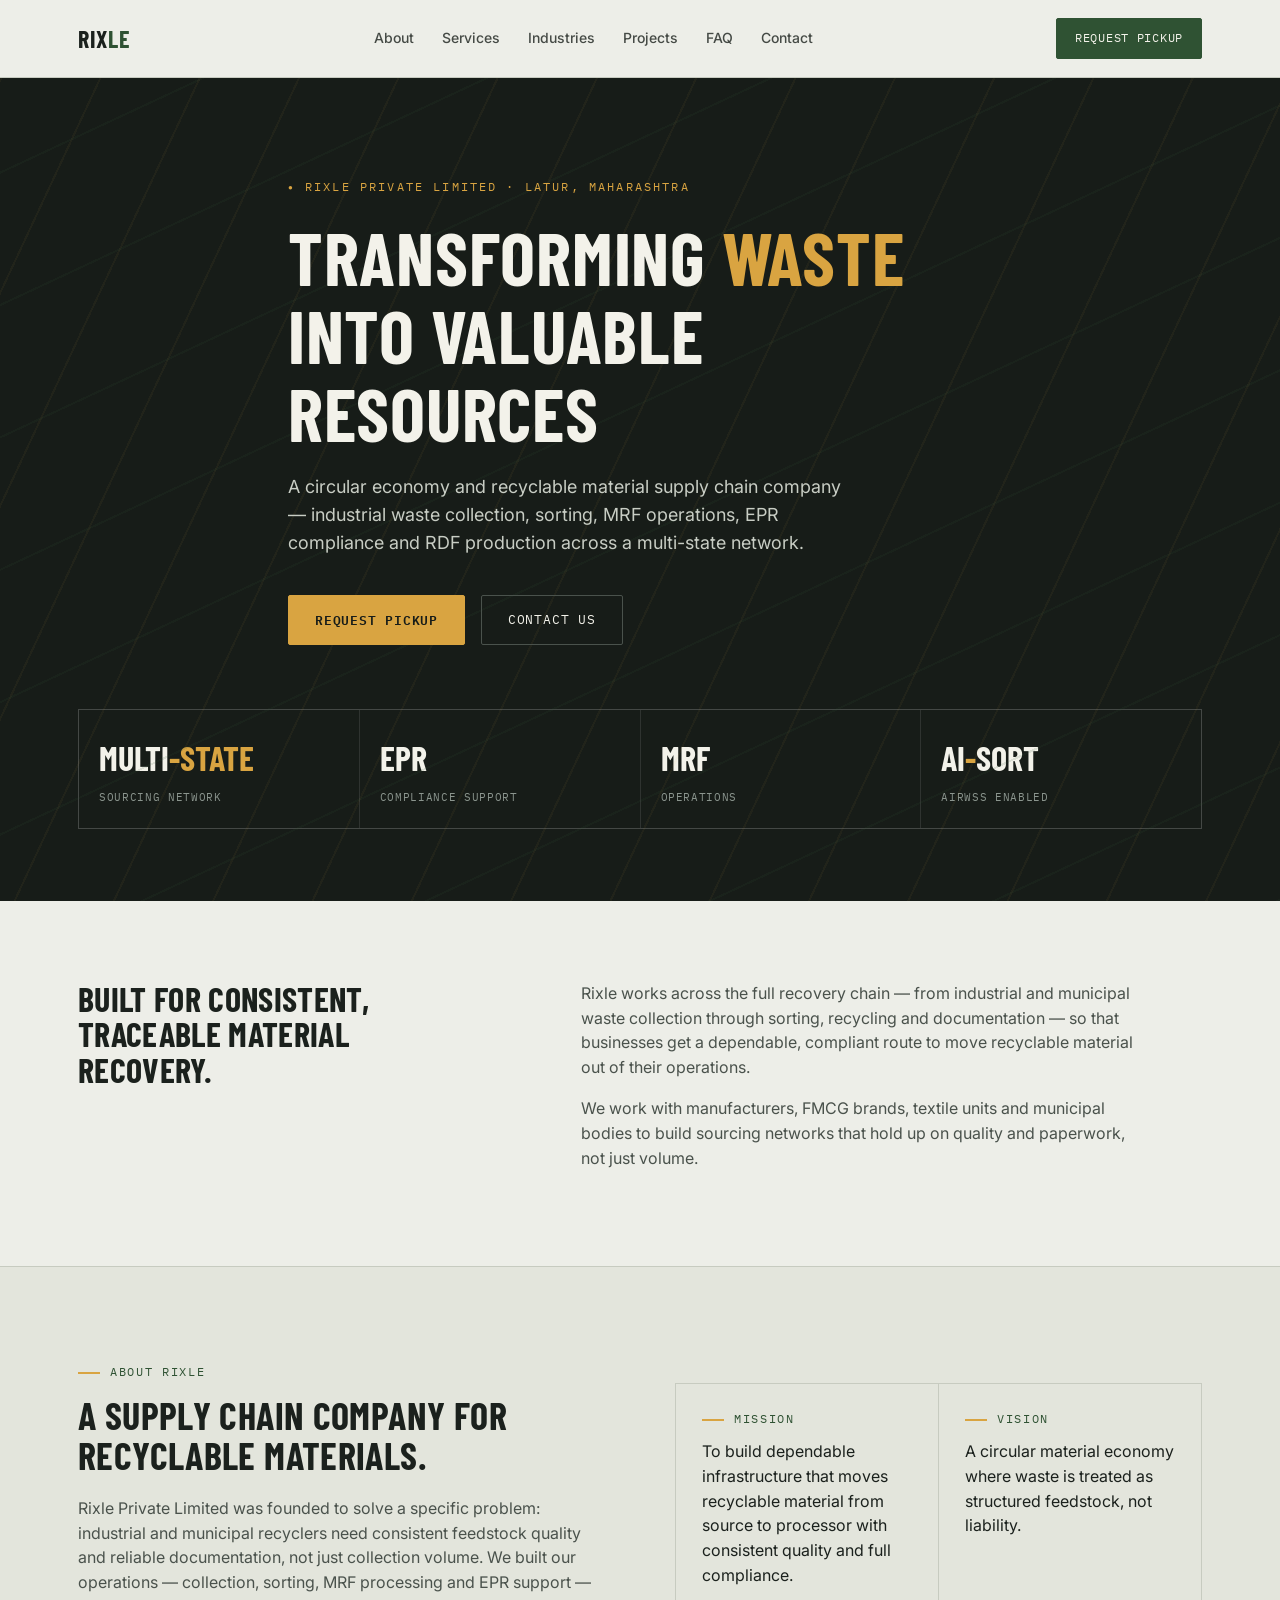
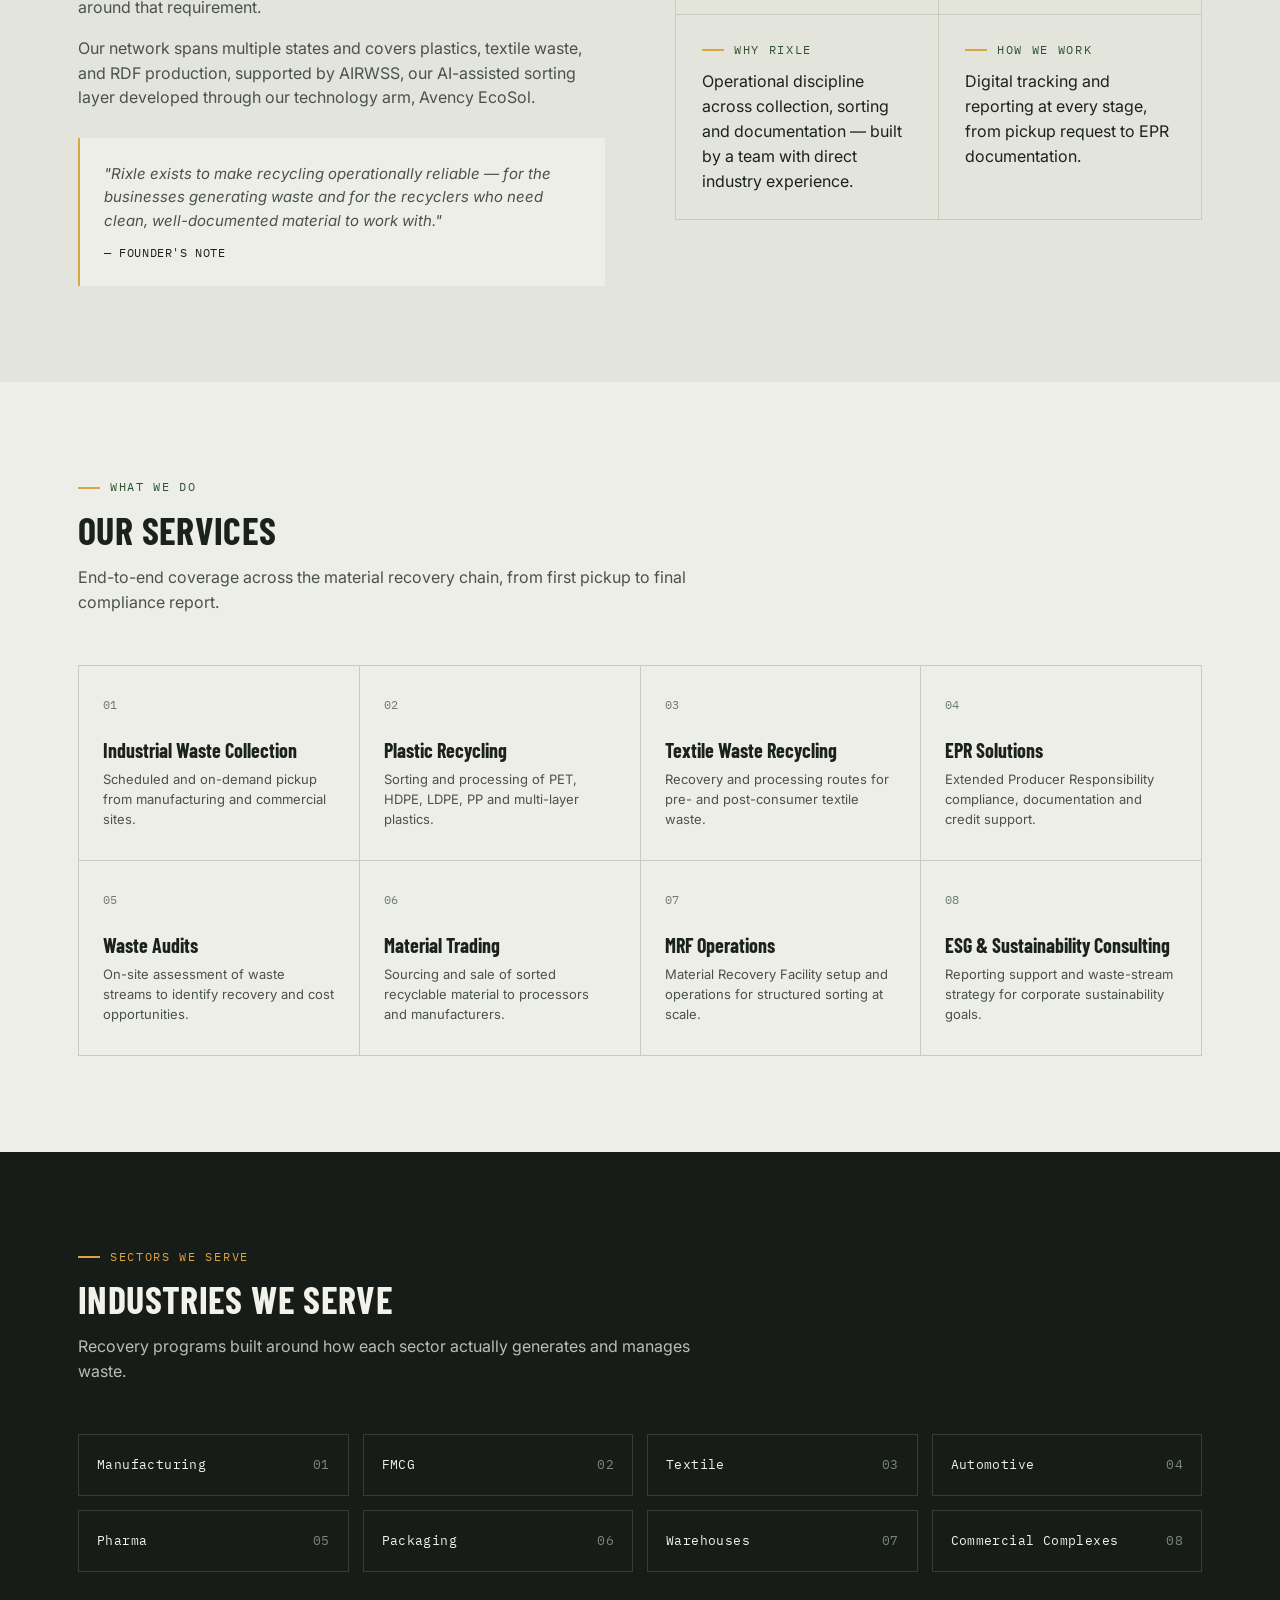
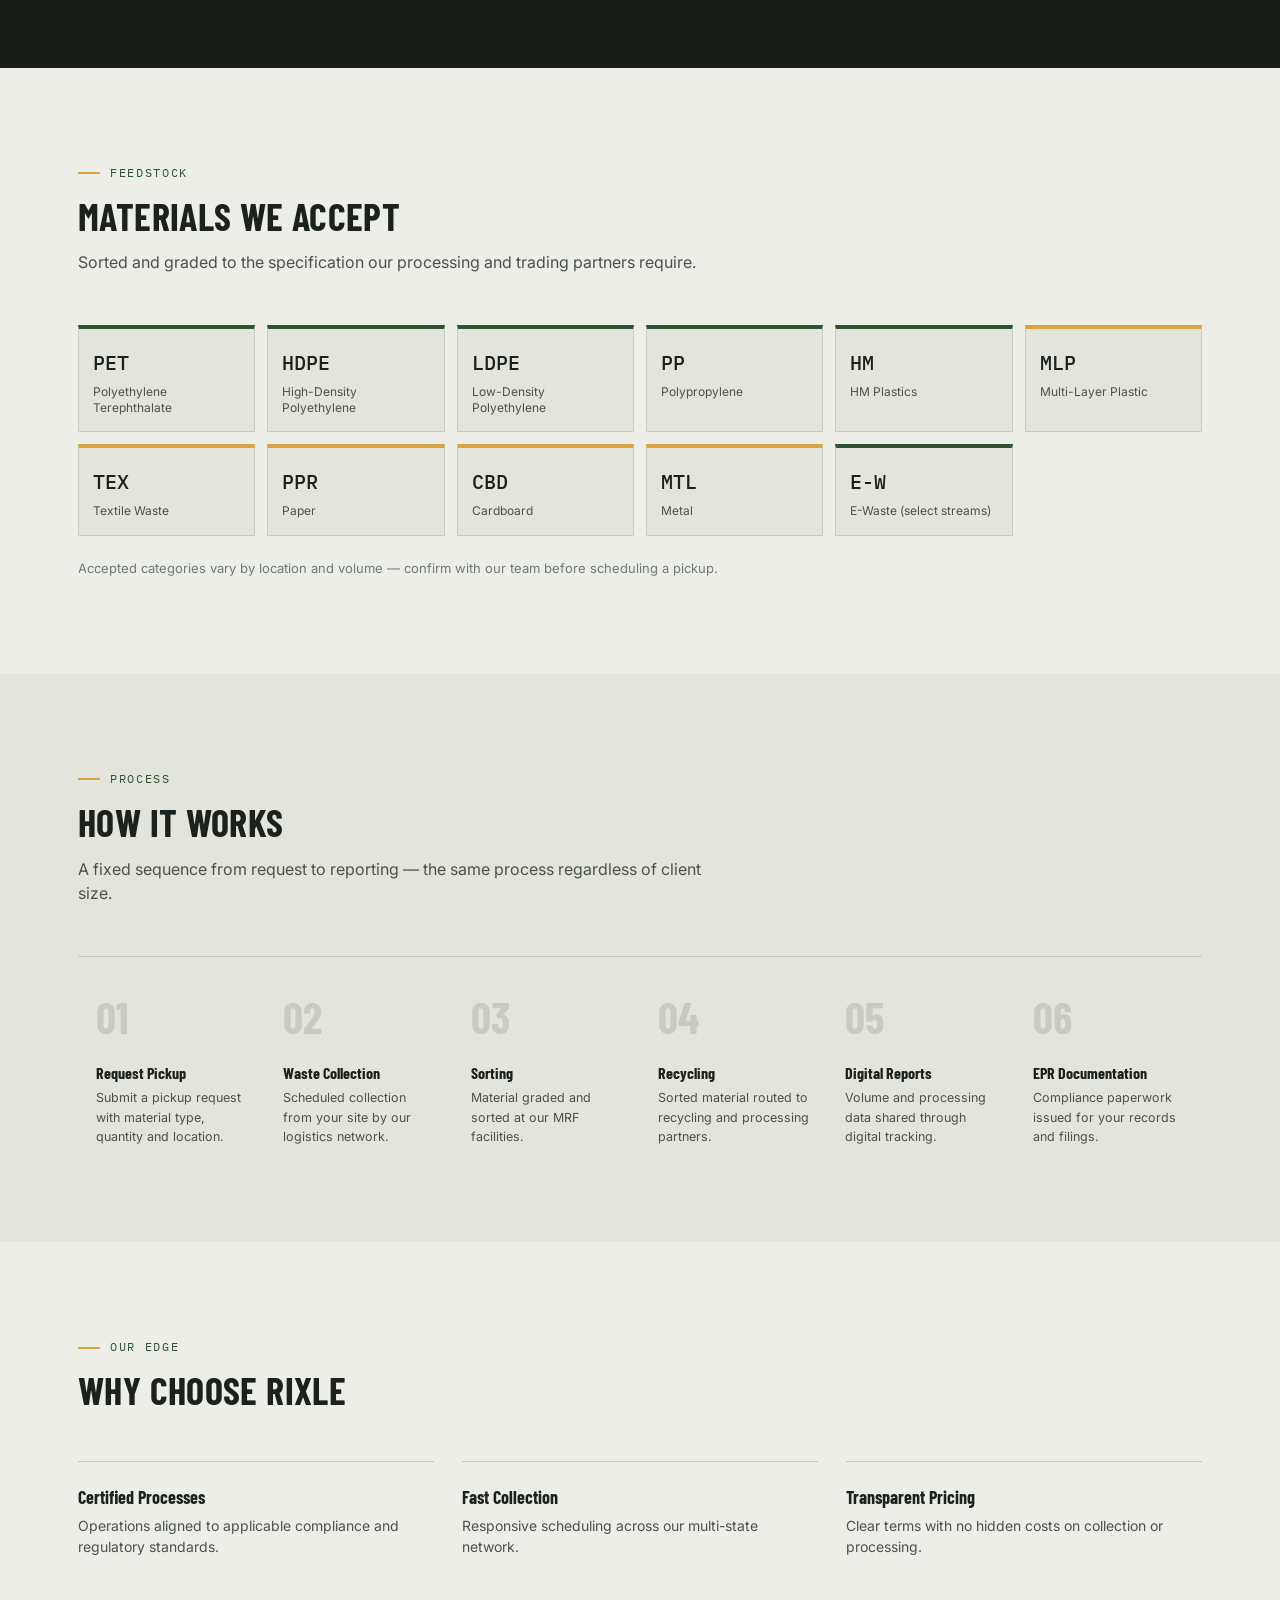
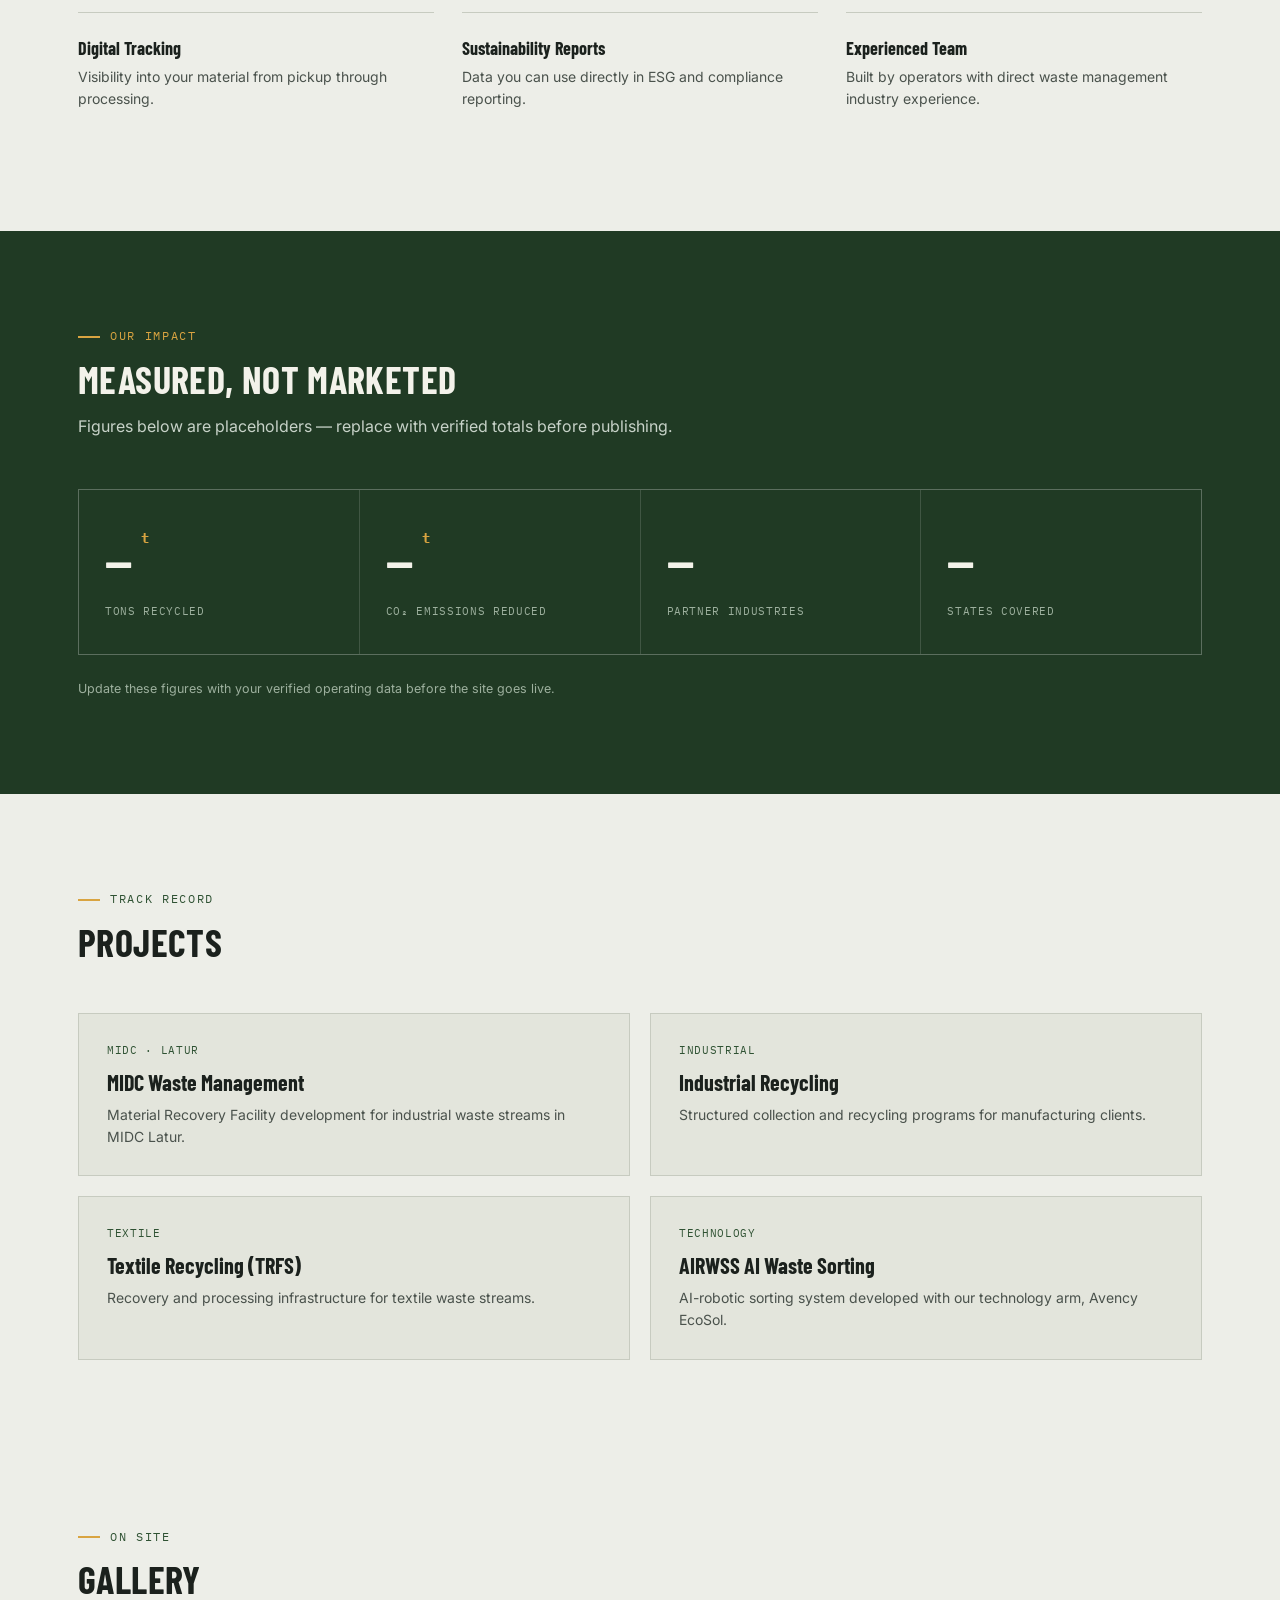
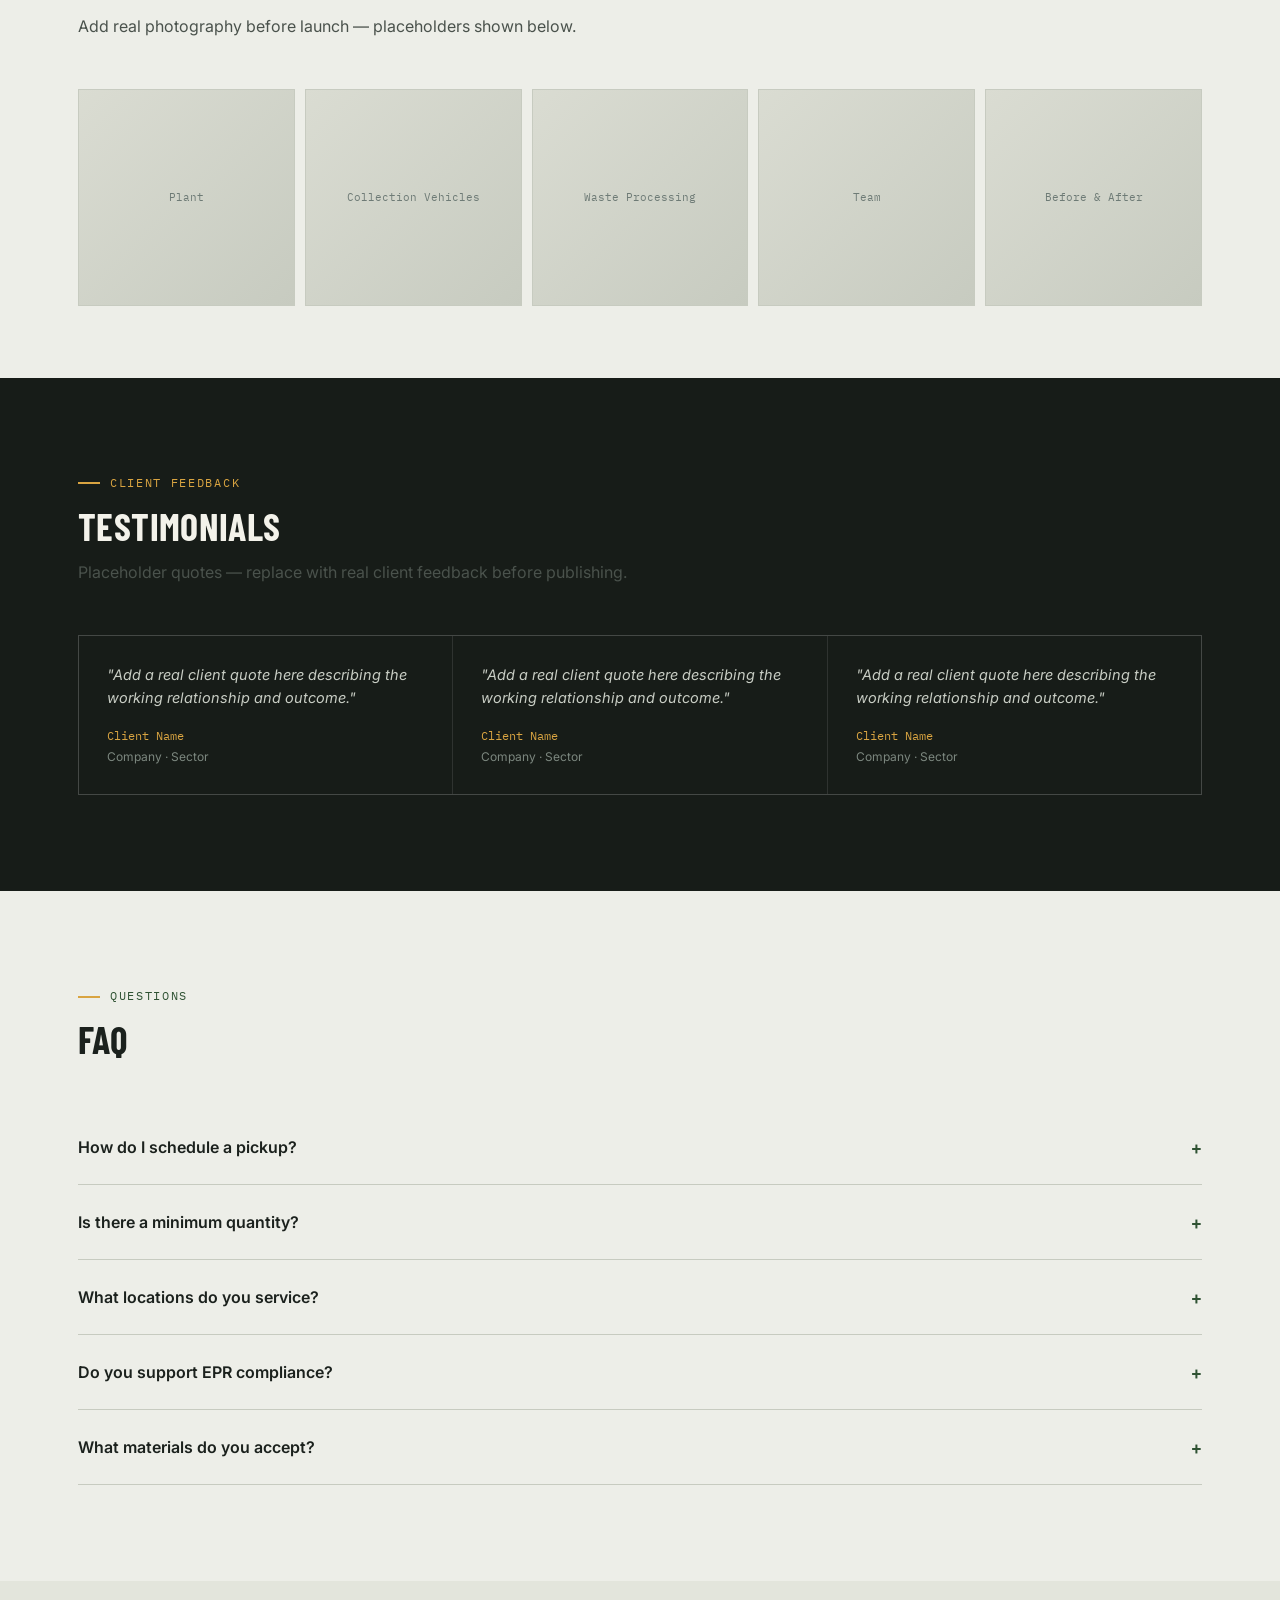
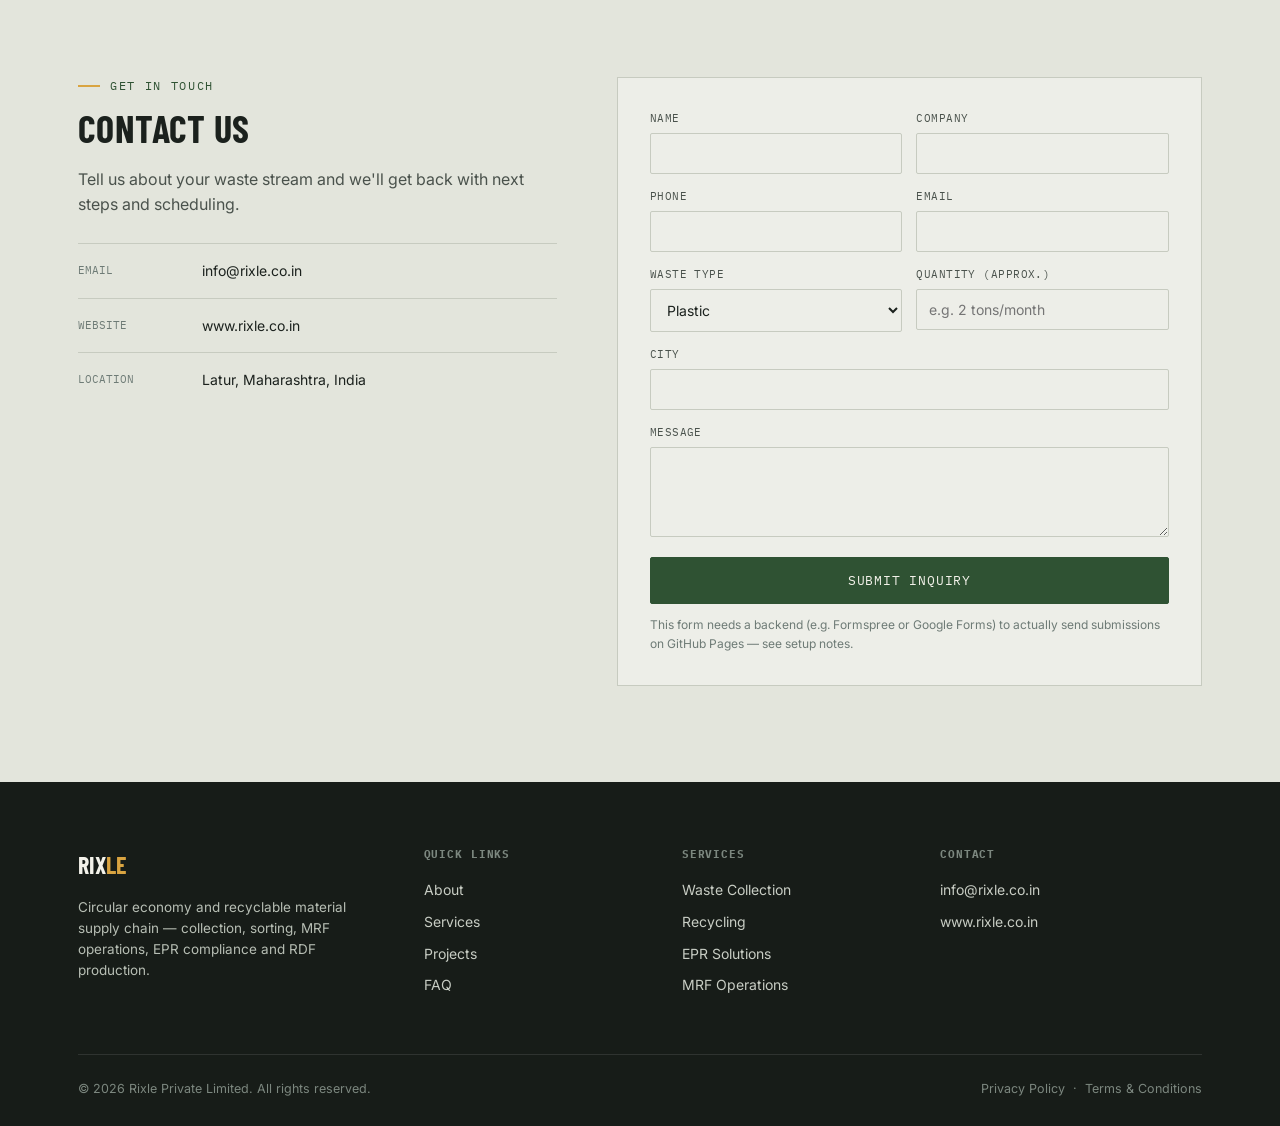
<file: index (1).html>
<!DOCTYPE html>
<html lang="en">
<head>
<meta charset="UTF-8">
<meta name="viewport" content="width=device-width, initial-scale=1.0">
<title>Rixle | Circular Economy &amp; Recyclable Material Supply Chain</title>
<meta name="description" content="Rixle Private Limited — industrial waste collection, plastic &amp; textile recycling, EPR solutions, MRF operations and ESG consulting.">
<link rel="preconnect" href="https://fonts.googleapis.com">
<link rel="preconnect" href="https://fonts.gstatic.com" crossorigin>
<link href="https://fonts.googleapis.com/css2?family=Barlow+Condensed:wght@500;600;700&family=Inter:wght@400;500;600;700&family=IBM+Plex+Mono:wght@400;500&display=swap" rel="stylesheet">
<style>
  :root{
    --bg:#EDEEE8;
    --bg-panel:#E3E5DC;
    --ink:#1B211D;
    --ink-soft:#4A524C;
    --steel:#6E7B76;
    --line:#C7CBC0;
    --dark:#171C18;
    --dark-panel:#1F251F;
    --light:#F3F2EA;
    --green:#2F5233;
    --green-deep:#203A24;
    --amber:#D9A441;
    --amber-deep:#B9852B;
    --radius:2px;
  }
  *{box-sizing:border-box; margin:0; padding:0;}
  html{scroll-behavior:smooth;}
  body{
    background:var(--bg);
    color:var(--ink);
    font-family:'Inter',sans-serif;
    line-height:1.55;
    -webkit-font-smoothing:antialiased;
  }
  h1,h2,h3,h4{
    font-family:'Barlow Condensed',sans-serif;
    font-weight:700;
    text-transform:uppercase;
    letter-spacing:0.01em;
    line-height:1.05;
    color:var(--ink);
  }
  .mono{font-family:'IBM Plex Mono',monospace;}
  a{color:inherit; text-decoration:none;}
  img{max-width:100%; display:block;}
  .wrap{max-width:1180px; margin:0 auto; padding:0 28px;}
  .eyebrow{
    font-family:'IBM Plex Mono',monospace;
    font-size:12px;
    letter-spacing:0.14em;
    text-transform:uppercase;
    color:var(--green);
    display:flex; align-items:center; gap:10px;
    margin-bottom:14px;
  }
  .eyebrow::before{content:""; width:22px; height:2px; background:var(--amber); display:inline-block;}
  section{padding:96px 0;}
  section.tight{padding:72px 0;}
  .btn{
    display:inline-flex; align-items:center; gap:10px;
    font-family:'IBM Plex Mono',monospace;
    font-size:13px; letter-spacing:0.06em; text-transform:uppercase;
    padding:14px 26px;
    border:1px solid var(--ink);
    border-radius:var(--radius);
    transition:background .15s ease, color .15s ease, border-color .15s ease;
    cursor:pointer;
    background:none;
  }
  .btn-fill{background:var(--green); color:var(--light); border-color:var(--green);}
  .btn-fill:hover{background:var(--green-deep); border-color:var(--green-deep);}
  .btn-line{border-color:var(--ink); color:var(--ink);}
  .btn-line:hover{background:var(--ink); color:var(--light);}
  .btn-amber{background:var(--amber); color:var(--dark); border-color:var(--amber); font-weight:600;}
  .btn-amber:hover{background:var(--amber-deep); border-color:var(--amber-deep);}

  /* HEADER */
  header{
    position:sticky; top:0; z-index:50;
    background:rgba(237,238,232,0.92);
    backdrop-filter:blur(6px);
    border-bottom:1px solid var(--line);
  }
  .nav{display:flex; align-items:center; justify-content:space-between; padding:18px 28px; max-width:1180px; margin:0 auto;}
  .logo{font-family:'Barlow Condensed',sans-serif; font-weight:700; font-size:24px; letter-spacing:0.03em;}
  .logo span{color:var(--green);}
  .navlinks{display:flex; gap:28px; font-size:14px; font-weight:500;}
  .navlinks a{opacity:0.8;}
  .navlinks a:hover{opacity:1; color:var(--green);}
  .navcta{display:flex; gap:12px;}
  .navcta .btn{padding:10px 18px; font-size:12px;}
  .menu-toggle{display:none; flex-direction:column; gap:5px; cursor:pointer; background:none; border:none;}
  .menu-toggle span{width:22px; height:2px; background:var(--ink);}

  /* HERO */
  .hero{
    background:var(--dark);
    color:var(--light);
    position:relative;
    overflow:hidden;
    padding:120px 0 90px;
  }
  .hero::before{
    content:"";
    position:absolute; inset:0;
    background:
      repeating-linear-gradient(115deg, rgba(217,164,65,0.05) 0 2px, transparent 2px 90px),
      repeating-linear-gradient(-25deg, rgba(47,82,51,0.12) 0 2px, transparent 2px 120px);
    pointer-events:none;
  }
  .hero-inner{position:relative; z-index:1; max-width:760px;}
  .hero-tag{
    font-family:'IBM Plex Mono',monospace; font-size:12px; letter-spacing:0.18em;
    text-transform:uppercase; color:var(--amber); margin-bottom:22px; display:flex; align-items:center; gap:10px;
  }
  .hero-tag::before{content:"●"; font-size:8px;}
  .hero h1{font-size:clamp(40px,7vw,74px); color:var(--light); margin-bottom:22px;}
  .hero h1 em{font-style:normal; color:var(--amber);}
  .hero p{font-size:18px; color:#C8CDC4; max-width:560px; margin-bottom:38px;}
  .hero-actions{display:flex; gap:16px; flex-wrap:wrap; margin-bottom:64px;}
  .hero-actions .btn-line{border-color:#4A524C; color:var(--light);}
  .hero-actions .btn-line:hover{background:var(--light); color:var(--dark);}

  .hero-stats{
    display:grid; grid-template-columns:repeat(4,1fr); gap:1px;
    background:rgba(255,255,255,0.1);
    border:1px solid rgba(255,255,255,0.1);
  }
  .stat{background:var(--dark); padding:22px 20px;}
  .stat .num{font-family:'Barlow Condensed',sans-serif; font-size:34px; font-weight:700; color:var(--light);}
  .stat .num span{color:var(--amber);}
  .stat .label{font-family:'IBM Plex Mono',monospace; font-size:11px; letter-spacing:0.06em; text-transform:uppercase; color:#8B958E; margin-top:4px;}

  /* INTRO STRIP */
  .intro{padding:80px 0; border-bottom:1px solid var(--line);}
  .intro-grid{display:grid; grid-template-columns:1fr 1.4fr; gap:60px; align-items:start;}
  .intro h2{font-size:34px; max-width:340px;}
  .intro-copy p{color:var(--ink-soft); font-size:16px; margin-bottom:16px; max-width:560px;}

  /* ABOUT */
  .about{background:var(--bg-panel);}
  .about-grid{display:grid; grid-template-columns:1fr 1fr; gap:70px;}
  .about h2{font-size:38px; margin-bottom:20px;}
  .about-copy p{color:var(--ink-soft); margin-bottom:16px;}
  .mv-cards{display:grid; grid-template-columns:1fr 1fr; gap:1px; background:var(--line); border:1px solid var(--line); margin-top:20px;}
  .mv-card{background:var(--bg-panel); padding:26px;}
  .mv-card .eyebrow{margin-bottom:10px;}
  .founder-note{
    margin-top:28px; padding:24px; border-left:2px solid var(--amber); background:var(--bg);
  }
  .founder-note p{font-style:italic; color:var(--ink-soft); font-size:15px; margin-bottom:12px;}
  .founder-note .who{font-family:'IBM Plex Mono',monospace; font-size:12px; text-transform:uppercase; letter-spacing:0.05em; color:var(--ink);}

  /* SERVICES */
  .section-head{max-width:640px; margin-bottom:50px;}
  .section-head h2{font-size:38px;}
  .section-head p{color:var(--ink-soft); margin-top:14px; font-size:16px;}
  .services-grid{display:grid; grid-template-columns:repeat(4,1fr); gap:1px; background:var(--line); border:1px solid var(--line);}
  .svc{background:var(--bg); padding:30px 24px; min-height:190px; display:flex; flex-direction:column; justify-content:space-between;}
  .svc .n{font-family:'IBM Plex Mono',monospace; font-size:12px; color:var(--steel);}
  .svc h3{font-size:20px; margin-top:26px; margin-bottom:8px; text-transform:none; letter-spacing:0;}
  .svc p{font-size:13px; color:var(--ink-soft);}

  /* INDUSTRIES */
  .industries{background:var(--dark); color:var(--light);}
  .industries .section-head h2{color:var(--light);}
  .industries .section-head p{color:#B7BEB4;}
  .industries .eyebrow{color:var(--amber);}
  .ind-list{display:grid; grid-template-columns:repeat(4,1fr); gap:14px;}
  .ind-item{
    border:1px solid rgba(255,255,255,0.14); padding:20px 18px;
    font-family:'IBM Plex Mono',monospace; font-size:13px; letter-spacing:0.03em;
    display:flex; align-items:center; justify-content:space-between;
    transition:border-color .15s ease, background .15s ease;
  }
  .ind-item:hover{border-color:var(--amber); background:rgba(217,164,65,0.06);}
  .ind-item span{color:#7C877F;}

  /* MATERIALS - signature element: sorting-bin labels */
  .materials .section-head p{max-width:640px;}
  .bins{display:grid; grid-template-columns:repeat(6,1fr); gap:12px; margin-top:10px;}
  .bin{
    background:var(--bg-panel); border:1px solid var(--line); border-top:4px solid var(--green);
    padding:18px 14px 16px; text-align:left;
  }
  .bin.alt{border-top-color:var(--amber);}
  .bin .code{font-family:'IBM Plex Mono',monospace; font-size:20px; font-weight:500; color:var(--ink);}
  .bin .name{font-size:12px; color:var(--ink-soft); margin-top:6px; line-height:1.3;}
  .materials-note{margin-top:22px; font-size:13px; color:var(--steel);}

  /* HOW IT WORKS - legit numbered sequence */
  .how{background:var(--bg-panel);}
  .steps{display:grid; grid-template-columns:repeat(6,1fr); gap:0; position:relative; margin-top:10px;}
  .step{padding:26px 18px 0; border-top:1px solid var(--line); position:relative;}
  .step .idx{font-family:'Barlow Condensed',sans-serif; font-size:44px; font-weight:700; color:var(--line); margin-bottom:14px;}
  .step h4{font-size:16px; text-transform:none; letter-spacing:0; margin-bottom:6px;}
  .step p{font-size:12.5px; color:var(--ink-soft);}

  /* WHY CHOOSE */
  .why-grid{display:grid; grid-template-columns:repeat(3,1fr); gap:28px;}
  .why-item{padding:26px 0; border-top:1px solid var(--line);}
  .why-item h4{font-size:18px; text-transform:none; letter-spacing:0; margin-bottom:8px;}
  .why-item p{font-size:14px; color:var(--ink-soft);}

  /* IMPACT */
  .impact{background:var(--green-deep); color:var(--light);}
  .impact .section-head h2{color:var(--light);}
  .impact .section-head p{color:#C7D2C8;}
  .impact .eyebrow{color:var(--amber);}
  .impact-grid{display:grid; grid-template-columns:repeat(4,1fr); gap:1px; background:rgba(255,255,255,0.14); border:1px solid rgba(255,255,255,0.14);}
  .impact-stat{background:var(--green-deep); padding:34px 26px;}
  .impact-stat .num{font-family:'Barlow Condensed',sans-serif; font-size:46px; font-weight:700;}
  .impact-stat .num sup{font-family:'IBM Plex Mono',monospace; font-size:14px; color:var(--amber); top:-18px; position:relative;}
  .impact-stat .label{font-family:'IBM Plex Mono',monospace; font-size:11px; letter-spacing:0.06em; text-transform:uppercase; color:#9DB09E; margin-top:8px;}
  .impact-note{margin-top:24px; font-size:12.5px; color:#9DB09E;}

  /* PROJECTS */
  .projects-grid{display:grid; grid-template-columns:repeat(2,1fr); gap:20px;}
  .project{border:1px solid var(--line); padding:28px; background:var(--bg-panel);}
  .project .tag{font-family:'IBM Plex Mono',monospace; font-size:11px; text-transform:uppercase; color:var(--green); letter-spacing:0.06em; margin-bottom:12px; display:block;}
  .project h3{font-size:22px; margin-bottom:10px; text-transform:none; letter-spacing:0;}
  .project p{color:var(--ink-soft); font-size:14px;}

  /* GALLERY */
  .gallery-grid{display:grid; grid-template-columns:repeat(5,1fr); gap:10px;}
  .gimg{aspect-ratio:1/1; background:linear-gradient(135deg,#DADCD2,#C7CBC0); border:1px solid var(--line); display:flex; align-items:center; justify-content:center; font-family:'IBM Plex Mono',monospace; font-size:11px; color:var(--steel); text-align:center; padding:10px;}

  /* TESTIMONIALS */
  .testimonials{background:var(--dark); color:var(--light);}
  .testimonials .section-head h2{color:var(--light);}
  .testimonials .eyebrow{color:var(--amber);}
  .t-grid{display:grid; grid-template-columns:repeat(3,1fr); gap:1px; background:rgba(255,255,255,0.1); border:1px solid rgba(255,255,255,0.1);}
  .t-card{background:var(--dark); padding:28px;}
  .t-card p{font-size:14.5px; color:#C8CDC4; margin-bottom:18px; font-style:italic;}
  .t-card .who{font-family:'IBM Plex Mono',monospace; font-size:12px; color:var(--amber);}
  .t-card .role{font-size:12px; color:#7C877F; margin-top:2px;}

  /* FAQ */
  .faq-item{border-bottom:1px solid var(--line);}
  .faq-q{
    width:100%; text-align:left; background:none; border:none; padding:22px 0;
    display:flex; align-items:center; justify-content:space-between;
    font-family:'Inter',sans-serif; font-weight:600; font-size:16px; color:var(--ink); cursor:pointer;
  }
  .faq-q .plus{font-family:'IBM Plex Mono',monospace; font-size:18px; color:var(--green); transition:transform .2s ease;}
  .faq-item.open .plus{transform:rotate(45deg);}
  .faq-a{max-height:0; overflow:hidden; transition:max-height .25s ease;}
  .faq-a p{padding:0 0 22px; color:var(--ink-soft); font-size:14.5px; max-width:640px;}

  /* CONTACT */
  .contact{background:var(--bg-panel);}
  .contact-grid{display:grid; grid-template-columns:0.9fr 1.1fr; gap:60px;}
  .contact-info h2{font-size:38px; margin-bottom:18px;}
  .contact-info p{color:var(--ink-soft); margin-bottom:26px;}
  .cinfo-row{display:flex; gap:14px; padding:16px 0; border-top:1px solid var(--line); font-size:14px;}
  .cinfo-row .k{font-family:'IBM Plex Mono',monospace; font-size:11px; text-transform:uppercase; color:var(--steel); width:110px; flex-shrink:0; padding-top:2px;}
  form{background:var(--bg); border:1px solid var(--line); padding:32px;}
  .form-row{display:grid; grid-template-columns:1fr 1fr; gap:14px; margin-bottom:14px;}
  .field{display:flex; flex-direction:column; gap:6px;}
  .field.full{grid-column:1/-1;}
  label{font-family:'IBM Plex Mono',monospace; font-size:11px; text-transform:uppercase; letter-spacing:0.04em; color:var(--ink-soft);}
  input, select, textarea{
    border:1px solid var(--line); background:var(--bg); padding:11px 12px; font-family:'Inter',sans-serif; font-size:14px; color:var(--ink); border-radius:var(--radius);
  }
  input:focus, select:focus, textarea:focus{outline:2px solid var(--green); outline-offset:1px; border-color:var(--green);}
  textarea{resize:vertical; min-height:90px;}
  form .btn{width:100%; justify-content:center; margin-top:6px;}
  .form-note{font-size:12px; color:var(--steel); margin-top:12px;}

  /* FOOTER */
  footer{background:var(--dark); color:#B7BEB4; padding:64px 0 28px;}
  .footer-grid{display:grid; grid-template-columns:1.4fr 1fr 1fr 1.2fr; gap:40px; padding-bottom:48px; border-bottom:1px solid rgba(255,255,255,0.1);}
  .footer-logo{font-family:'Barlow Condensed',sans-serif; font-size:24px; font-weight:700; color:var(--light); margin-bottom:14px;}
  .footer-logo span{color:var(--amber);}
  .footer-grid p{font-size:13.5px; max-width:280px;}
  .footer-col h5{font-family:'IBM Plex Mono',monospace; font-size:11px; text-transform:uppercase; letter-spacing:0.08em; color:#7C877F; margin-bottom:16px;}
  .footer-col a{display:block; font-size:14px; margin-bottom:10px; color:#C8CDC4;}
  .footer-col a:hover{color:var(--amber);}
  .footer-bottom{display:flex; justify-content:space-between; align-items:center; padding-top:24px; font-size:12.5px; color:#7C877F; flex-wrap:wrap; gap:12px;}
  .footer-bottom a{color:#7C877F;}
  .footer-bottom a:hover{color:var(--light);}

  @media(max-width:980px){
    .navlinks{display:none;}
    .menu-toggle{display:flex;}
    .hero-stats{grid-template-columns:repeat(2,1fr);}
    .intro-grid, .about-grid, .contact-grid{grid-template-columns:1fr; gap:36px;}
    .services-grid{grid-template-columns:repeat(2,1fr);}
    .ind-list{grid-template-columns:repeat(2,1fr);}
    .bins{grid-template-columns:repeat(3,1fr);}
    .steps{grid-template-columns:repeat(3,1fr);}
    .steps .step:nth-child(n+4){border-top:1px solid var(--line);}
    .why-grid{grid-template-columns:1fr 1fr;}
    .impact-grid{grid-template-columns:1fr 1fr;}
    .projects-grid{grid-template-columns:1fr;}
    .gallery-grid{grid-template-columns:repeat(3,1fr);}
    .t-grid{grid-template-columns:1fr;}
    .footer-grid{grid-template-columns:1fr 1fr; gap:32px;}
    .form-row{grid-template-columns:1fr;}
  }
  @media(max-width:600px){
    section{padding:64px 0;}
    .hero{padding:100px 0 60px;}
    .hero-stats{grid-template-columns:1fr 1fr;}
    .services-grid, .bins, .steps, .impact-grid, .gallery-grid{grid-template-columns:1fr 1fr;}
    .why-grid{grid-template-columns:1fr;}
    .footer-grid{grid-template-columns:1fr;}
  }
  @media (prefers-reduced-motion: reduce){
    html{scroll-behavior:auto;}
    *{transition:none !important;}
  }
</style>
</head>
<body>

<header>
  <div class="nav">
    <a href="#top" class="logo">RIX<span>LE</span></a>
    <nav class="navlinks">
      <a href="#about">About</a>
      <a href="#services">Services</a>
      <a href="#industries">Industries</a>
      <a href="#projects">Projects</a>
      <a href="#faq">FAQ</a>
      <a href="#contact">Contact</a>
    </nav>
    <div class="navcta">
      <a href="#contact" class="btn btn-fill">Request Pickup</a>
    </div>
    <button class="menu-toggle" id="menuToggle" aria-label="Toggle menu"><span></span><span></span><span></span></button>
  </div>
</header>

<main id="top">

  <!-- HERO -->
  <section class="hero tight" style="padding-top:100px;">
    <div class="wrap hero-inner">
      <div class="hero-tag">Rixle Private Limited · Latur, Maharashtra</div>
      <h1>Transforming <em>Waste</em> Into Valuable Resources</h1>
      <p>A circular economy and recyclable material supply chain company — industrial waste collection, sorting, MRF operations, EPR compliance and RDF production across a multi-state network.</p>
      <div class="hero-actions">
        <a href="#contact" class="btn btn-amber">Request Pickup</a>
        <a href="#contact" class="btn btn-line">Contact Us</a>
      </div>
    </div>
    <div class="wrap">
      <div class="hero-stats">
        <div class="stat"><div class="num">MULTI<span>-STATE</span></div><div class="label">Sourcing Network</div></div>
        <div class="stat"><div class="num">EPR</div><div class="label">Compliance Support</div></div>
        <div class="stat"><div class="num">MRF</div><div class="label">Operations</div></div>
        <div class="stat"><div class="num">AI<span>-</span>SORT</div><div class="label">AIRWSS Enabled</div></div>
      </div>
    </div>
  </section>

  <!-- INTRO -->
  <section class="intro">
    <div class="wrap intro-grid">
      <h2>Built for consistent, traceable material recovery.</h2>
      <div class="intro-copy">
        <p>Rixle works across the full recovery chain — from industrial and municipal waste collection through sorting, recycling and documentation — so that businesses get a dependable, compliant route to move recyclable material out of their operations.</p>
        <p>We work with manufacturers, FMCG brands, textile units and municipal bodies to build sourcing networks that hold up on quality and paperwork, not just volume.</p>
      </div>
    </div>
  </section>

  <!-- ABOUT -->
  <section class="about" id="about">
    <div class="wrap about-grid">
      <div>
        <div class="eyebrow">About Rixle</div>
        <h2>A supply chain company for recyclable materials.</h2>
        <div class="about-copy">
          <p>Rixle Private Limited was founded to solve a specific problem: industrial and municipal recyclers need consistent feedstock quality and reliable documentation, not just collection volume. We built our operations — collection, sorting, MRF processing and EPR support — around that requirement.</p>
          <p>Our network spans multiple states and covers plastics, textile waste, and RDF production, supported by AIRWSS, our AI-assisted sorting layer developed through our technology arm, Avency EcoSol.</p>
        </div>
        <div class="founder-note">
          <p>"Rixle exists to make recycling operationally reliable — for the businesses generating waste and for the recyclers who need clean, well-documented material to work with."</p>
          <div class="who">— Founder's Note</div>
        </div>
      </div>
      <div>
        <div class="mv-cards">
          <div class="mv-card">
            <div class="eyebrow">Mission</div>
            <p>To build dependable infrastructure that moves recyclable material from source to processor with consistent quality and full compliance.</p>
          </div>
          <div class="mv-card">
            <div class="eyebrow">Vision</div>
            <p>A circular material economy where waste is treated as structured feedstock, not liability.</p>
          </div>
          <div class="mv-card">
            <div class="eyebrow">Why Rixle</div>
            <p>Operational discipline across collection, sorting and documentation — built by a team with direct industry experience.</p>
          </div>
          <div class="mv-card">
            <div class="eyebrow">How We Work</div>
            <p>Digital tracking and reporting at every stage, from pickup request to EPR documentation.</p>
          </div>
        </div>
      </div>
    </div>
  </section>

  <!-- SERVICES -->
  <section id="services">
    <div class="wrap">
      <div class="section-head">
        <div class="eyebrow">What We Do</div>
        <h2>Our Services</h2>
        <p>End-to-end coverage across the material recovery chain, from first pickup to final compliance report.</p>
      </div>
      <div class="services-grid">
        <div class="svc"><div class="n">01</div><h3>Industrial Waste Collection</h3><p>Scheduled and on-demand pickup from manufacturing and commercial sites.</p></div>
        <div class="svc"><div class="n">02</div><h3>Plastic Recycling</h3><p>Sorting and processing of PET, HDPE, LDPE, PP and multi-layer plastics.</p></div>
        <div class="svc"><div class="n">03</div><h3>Textile Waste Recycling</h3><p>Recovery and processing routes for pre- and post-consumer textile waste.</p></div>
        <div class="svc"><div class="n">04</div><h3>EPR Solutions</h3><p>Extended Producer Responsibility compliance, documentation and credit support.</p></div>
        <div class="svc"><div class="n">05</div><h3>Waste Audits</h3><p>On-site assessment of waste streams to identify recovery and cost opportunities.</p></div>
        <div class="svc"><div class="n">06</div><h3>Material Trading</h3><p>Sourcing and sale of sorted recyclable material to processors and manufacturers.</p></div>
        <div class="svc"><div class="n">07</div><h3>MRF Operations</h3><p>Material Recovery Facility setup and operations for structured sorting at scale.</p></div>
        <div class="svc"><div class="n">08</div><h3>ESG &amp; Sustainability Consulting</h3><p>Reporting support and waste-stream strategy for corporate sustainability goals.</p></div>
      </div>
    </div>
  </section>

  <!-- INDUSTRIES -->
  <section class="industries" id="industries">
    <div class="wrap">
      <div class="section-head">
        <div class="eyebrow">Sectors We Serve</div>
        <h2>Industries We Serve</h2>
        <p>Recovery programs built around how each sector actually generates and manages waste.</p>
      </div>
      <div class="ind-list">
        <div class="ind-item">Manufacturing <span>01</span></div>
        <div class="ind-item">FMCG <span>02</span></div>
        <div class="ind-item">Textile <span>03</span></div>
        <div class="ind-item">Automotive <span>04</span></div>
        <div class="ind-item">Pharma <span>05</span></div>
        <div class="ind-item">Packaging <span>06</span></div>
        <div class="ind-item">Warehouses <span>07</span></div>
        <div class="ind-item">Commercial Complexes <span>08</span></div>
      </div>
    </div>
  </section>

  <!-- MATERIALS -->
  <section class="materials">
    <div class="wrap">
      <div class="section-head">
        <div class="eyebrow">Feedstock</div>
        <h2>Materials We Accept</h2>
        <p>Sorted and graded to the specification our processing and trading partners require.</p>
      </div>
      <div class="bins">
        <div class="bin"><div class="code">PET</div><div class="name">Polyethylene Terephthalate</div></div>
        <div class="bin"><div class="code">HDPE</div><div class="name">High-Density Polyethylene</div></div>
        <div class="bin"><div class="code">LDPE</div><div class="name">Low-Density Polyethylene</div></div>
        <div class="bin"><div class="code">PP</div><div class="name">Polypropylene</div></div>
        <div class="bin"><div class="code">HM</div><div class="name">HM Plastics</div></div>
        <div class="bin alt"><div class="code">MLP</div><div class="name">Multi-Layer Plastic</div></div>
        <div class="bin alt"><div class="code">TEX</div><div class="name">Textile Waste</div></div>
        <div class="bin alt"><div class="code">PPR</div><div class="name">Paper</div></div>
        <div class="bin alt"><div class="code">CBD</div><div class="name">Cardboard</div></div>
        <div class="bin alt"><div class="code">MTL</div><div class="name">Metal</div></div>
        <div class="bin"><div class="code">E-W</div><div class="name">E-Waste (select streams)</div></div>
      </div>
      <p class="materials-note">Accepted categories vary by location and volume — confirm with our team before scheduling a pickup.</p>
    </div>
  </section>

  <!-- HOW IT WORKS -->
  <section class="how">
    <div class="wrap">
      <div class="section-head">
        <div class="eyebrow">Process</div>
        <h2>How It Works</h2>
        <p>A fixed sequence from request to reporting — the same process regardless of client size.</p>
      </div>
      <div class="steps">
        <div class="step"><div class="idx">01</div><h4>Request Pickup</h4><p>Submit a pickup request with material type, quantity and location.</p></div>
        <div class="step"><div class="idx">02</div><h4>Waste Collection</h4><p>Scheduled collection from your site by our logistics network.</p></div>
        <div class="step"><div class="idx">03</div><h4>Sorting</h4><p>Material graded and sorted at our MRF facilities.</p></div>
        <div class="step"><div class="idx">04</div><h4>Recycling</h4><p>Sorted material routed to recycling and processing partners.</p></div>
        <div class="step"><div class="idx">05</div><h4>Digital Reports</h4><p>Volume and processing data shared through digital tracking.</p></div>
        <div class="step"><div class="idx">06</div><h4>EPR Documentation</h4><p>Compliance paperwork issued for your records and filings.</p></div>
      </div>
    </div>
  </section>

  <!-- WHY CHOOSE -->
  <section>
    <div class="wrap">
      <div class="section-head">
        <div class="eyebrow">Our Edge</div>
        <h2>Why Choose Rixle</h2>
      </div>
      <div class="why-grid">
        <div class="why-item"><h4>Certified Processes</h4><p>Operations aligned to applicable compliance and regulatory standards.</p></div>
        <div class="why-item"><h4>Fast Collection</h4><p>Responsive scheduling across our multi-state network.</p></div>
        <div class="why-item"><h4>Transparent Pricing</h4><p>Clear terms with no hidden costs on collection or processing.</p></div>
        <div class="why-item"><h4>Digital Tracking</h4><p>Visibility into your material from pickup through processing.</p></div>
        <div class="why-item"><h4>Sustainability Reports</h4><p>Data you can use directly in ESG and compliance reporting.</p></div>
        <div class="why-item"><h4>Experienced Team</h4><p>Built by operators with direct waste management industry experience.</p></div>
      </div>
    </div>
  </section>

  <!-- IMPACT -->
  <section class="impact">
    <div class="wrap">
      <div class="section-head">
        <div class="eyebrow">Our Impact</div>
        <h2>Measured, Not Marketed</h2>
        <p>Figures below are placeholders — replace with verified totals before publishing.</p>
      </div>
      <div class="impact-grid">
        <div class="impact-stat"><div class="num">— <sup>t</sup></div><div class="label">Tons Recycled</div></div>
        <div class="impact-stat"><div class="num">— <sup>t</sup></div><div class="label">CO₂ Emissions Reduced</div></div>
        <div class="impact-stat"><div class="num">—</div><div class="label">Partner Industries</div></div>
        <div class="impact-stat"><div class="num">—</div><div class="label">States Covered</div></div>
      </div>
      <p class="impact-note">Update these figures with your verified operating data before the site goes live.</p>
    </div>
  </section>

  <!-- PROJECTS -->
  <section id="projects">
    <div class="wrap">
      <div class="section-head">
        <div class="eyebrow">Track Record</div>
        <h2>Projects</h2>
      </div>
      <div class="projects-grid">
        <div class="project"><span class="tag">MIDC · Latur</span><h3>MIDC Waste Management</h3><p>Material Recovery Facility development for industrial waste streams in MIDC Latur.</p></div>
        <div class="project"><span class="tag">Industrial</span><h3>Industrial Recycling</h3><p>Structured collection and recycling programs for manufacturing clients.</p></div>
        <div class="project"><span class="tag">Textile</span><h3>Textile Recycling (TRFS)</h3><p>Recovery and processing infrastructure for textile waste streams.</p></div>
        <div class="project"><span class="tag">Technology</span><h3>AIRWSS AI Waste Sorting</h3><p>AI-robotic sorting system developed with our technology arm, Avency EcoSol.</p></div>
      </div>
    </div>
  </section>

  <!-- GALLERY -->
  <section class="tight">
    <div class="wrap">
      <div class="section-head">
        <div class="eyebrow">On Site</div>
        <h2>Gallery</h2>
        <p>Add real photography before launch — placeholders shown below.</p>
      </div>
      <div class="gallery-grid">
        <div class="gimg">Plant</div>
        <div class="gimg">Collection Vehicles</div>
        <div class="gimg">Waste Processing</div>
        <div class="gimg">Team</div>
        <div class="gimg">Before &amp; After</div>
      </div>
    </div>
  </section>

  <!-- TESTIMONIALS -->
  <section class="testimonials">
    <div class="wrap">
      <div class="section-head">
        <div class="eyebrow">Client Feedback</div>
        <h2>Testimonials</h2>
        <p>Placeholder quotes — replace with real client feedback before publishing.</p>
      </div>
      <div class="t-grid">
        <div class="t-card"><p>"Add a real client quote here describing the working relationship and outcome."</p><div class="who">Client Name</div><div class="role">Company · Sector</div></div>
        <div class="t-card"><p>"Add a real client quote here describing the working relationship and outcome."</p><div class="who">Client Name</div><div class="role">Company · Sector</div></div>
        <div class="t-card"><p>"Add a real client quote here describing the working relationship and outcome."</p><div class="who">Client Name</div><div class="role">Company · Sector</div></div>
      </div>
    </div>
  </section>

  <!-- FAQ -->
  <section id="faq">
    <div class="wrap">
      <div class="section-head">
        <div class="eyebrow">Questions</div>
        <h2>FAQ</h2>
      </div>
      <div class="faq-list">
        <div class="faq-item">
          <button class="faq-q">How do I schedule a pickup? <span class="plus">+</span></button>
          <div class="faq-a"><p>Submit the inquiry form below with your material type, quantity and location, and our team will confirm a schedule.</p></div>
        </div>
        <div class="faq-item">
          <button class="faq-q">Is there a minimum quantity? <span class="plus">+</span></button>
          <div class="faq-a"><p>Minimums vary by material and location. Contact our team for specifics on your site.</p></div>
        </div>
        <div class="faq-item">
          <button class="faq-q">What locations do you service? <span class="plus">+</span></button>
          <div class="faq-a"><p>We operate across a multi-state network. Share your location in the inquiry form to confirm coverage.</p></div>
        </div>
        <div class="faq-item">
          <button class="faq-q">Do you support EPR compliance? <span class="plus">+</span></button>
          <div class="faq-a"><p>Yes — EPR documentation and credit support is part of our standard service offering.</p></div>
        </div>
        <div class="faq-item">
          <button class="faq-q">What materials do you accept? <span class="plus">+</span></button>
          <div class="faq-a"><p>See the Materials We Accept section above. Acceptance varies by location and volume.</p></div>
        </div>
      </div>
    </div>
  </section>

  <!-- CONTACT -->
  <section class="contact" id="contact">
    <div class="wrap contact-grid">
      <div class="contact-info">
        <div class="eyebrow">Get In Touch</div>
        <h2>Contact Us</h2>
        <p>Tell us about your waste stream and we'll get back with next steps and scheduling.</p>
        <div class="cinfo-row"><div class="k">Email</div><div>info@rixle.co.in</div></div>
        <div class="cinfo-row"><div class="k">Website</div><div>www.rixle.co.in</div></div>
        <div class="cinfo-row"><div class="k">Location</div><div>Latur, Maharashtra, India</div></div>
      </div>
      <form id="inquiryForm">
        <div class="form-row">
          <div class="field"><label for="name">Name</label><input type="text" id="name" required></div>
          <div class="field"><label for="company">Company</label><input type="text" id="company"></div>
        </div>
        <div class="form-row">
          <div class="field"><label for="phone">Phone</label><input type="tel" id="phone" required></div>
          <div class="field"><label for="email">Email</label><input type="email" id="email" required></div>
        </div>
        <div class="form-row">
          <div class="field">
            <label for="wasteType">Waste Type</label>
            <select id="wasteType">
              <option>Plastic</option><option>Textile</option><option>Paper/Cardboard</option>
              <option>Metal</option><option>Mixed / Other</option>
            </select>
          </div>
          <div class="field"><label for="quantity">Quantity (approx.)</label><input type="text" id="quantity" placeholder="e.g. 2 tons/month"></div>
        </div>
        <div class="form-row">
          <div class="field full"><label for="city">City</label><input type="text" id="city"></div>
        </div>
        <div class="form-row">
          <div class="field full"><label for="message">Message</label><textarea id="message"></textarea></div>
        </div>
        <button type="submit" class="btn btn-fill">Submit Inquiry</button>
        <p class="form-note">This form needs a backend (e.g. Formspree or Google Forms) to actually send submissions on GitHub Pages — see setup notes.</p>
      </form>
    </div>
  </section>

</main>

<footer>
  <div class="wrap">
    <div class="footer-grid">
      <div>
        <div class="footer-logo">RIX<span>LE</span></div>
        <p>Circular economy and recyclable material supply chain — collection, sorting, MRF operations, EPR compliance and RDF production.</p>
      </div>
      <div class="footer-col">
        <h5>Quick Links</h5>
        <a href="#about">About</a>
        <a href="#services">Services</a>
        <a href="#projects">Projects</a>
        <a href="#faq">FAQ</a>
      </div>
      <div class="footer-col">
        <h5>Services</h5>
        <a href="#services">Waste Collection</a>
        <a href="#services">Recycling</a>
        <a href="#services">EPR Solutions</a>
        <a href="#services">MRF Operations</a>
      </div>
      <div class="footer-col">
        <h5>Contact</h5>
        <a href="mailto:info@rixle.co.in">info@rixle.co.in</a>
        <a href="https://rixle.co.in">www.rixle.co.in</a>
      </div>
    </div>
    <div class="footer-bottom">
      <div>© <span id="year"></span> Rixle Private Limited. All rights reserved.</div>
      <div><a href="#">Privacy Policy</a> &nbsp;·&nbsp; <a href="#">Terms &amp; Conditions</a></div>
    </div>
  </div>
</footer>

<script>
  document.getElementById('year').textContent = new Date().getFullYear();

  // mobile menu (simple toggle showing nav links stacked)
  const toggle = document.getElementById('menuToggle');
  const navlinks = document.querySelector('.navlinks');
  toggle.addEventListener('click', () => {
    const open = navlinks.style.display === 'flex';
    navlinks.style.display = open ? 'none' : 'flex';
    navlinks.style.flexDirection = 'column';
    navlinks.style.position = 'absolute';
    navlinks.style.top = '64px';
    navlinks.style.left = '0';
    navlinks.style.right = '0';
    navlinks.style.background = '#EDEEE8';
    navlinks.style.padding = '20px 28px';
    navlinks.style.borderBottom = '1px solid #C7CBC0';
    navlinks.style.gap = '16px';
  });

  // FAQ accordion
  document.querySelectorAll('.faq-item').forEach(item => {
    const q = item.querySelector('.faq-q');
    const a = item.querySelector('.faq-a');
    q.addEventListener('click', () => {
      const isOpen = item.classList.contains('open');
      document.querySelectorAll('.faq-item.open').forEach(o => {
        o.classList.remove('open');
        o.querySelector('.faq-a').style.maxHeight = null;
      });
      if(!isOpen){
        item.classList.add('open');
        a.style.maxHeight = a.scrollHeight + 'px';
      }
    });
  });

  // contact form (front-end only placeholder)
  document.getElementById('inquiryForm').addEventListener('submit', function(e){
    e.preventDefault();
    alert('Form submitted (demo only). Connect this form to Formspree or Google Forms to receive real submissions — see setup notes.');
  });
</script>

</body>
</html>
</file>
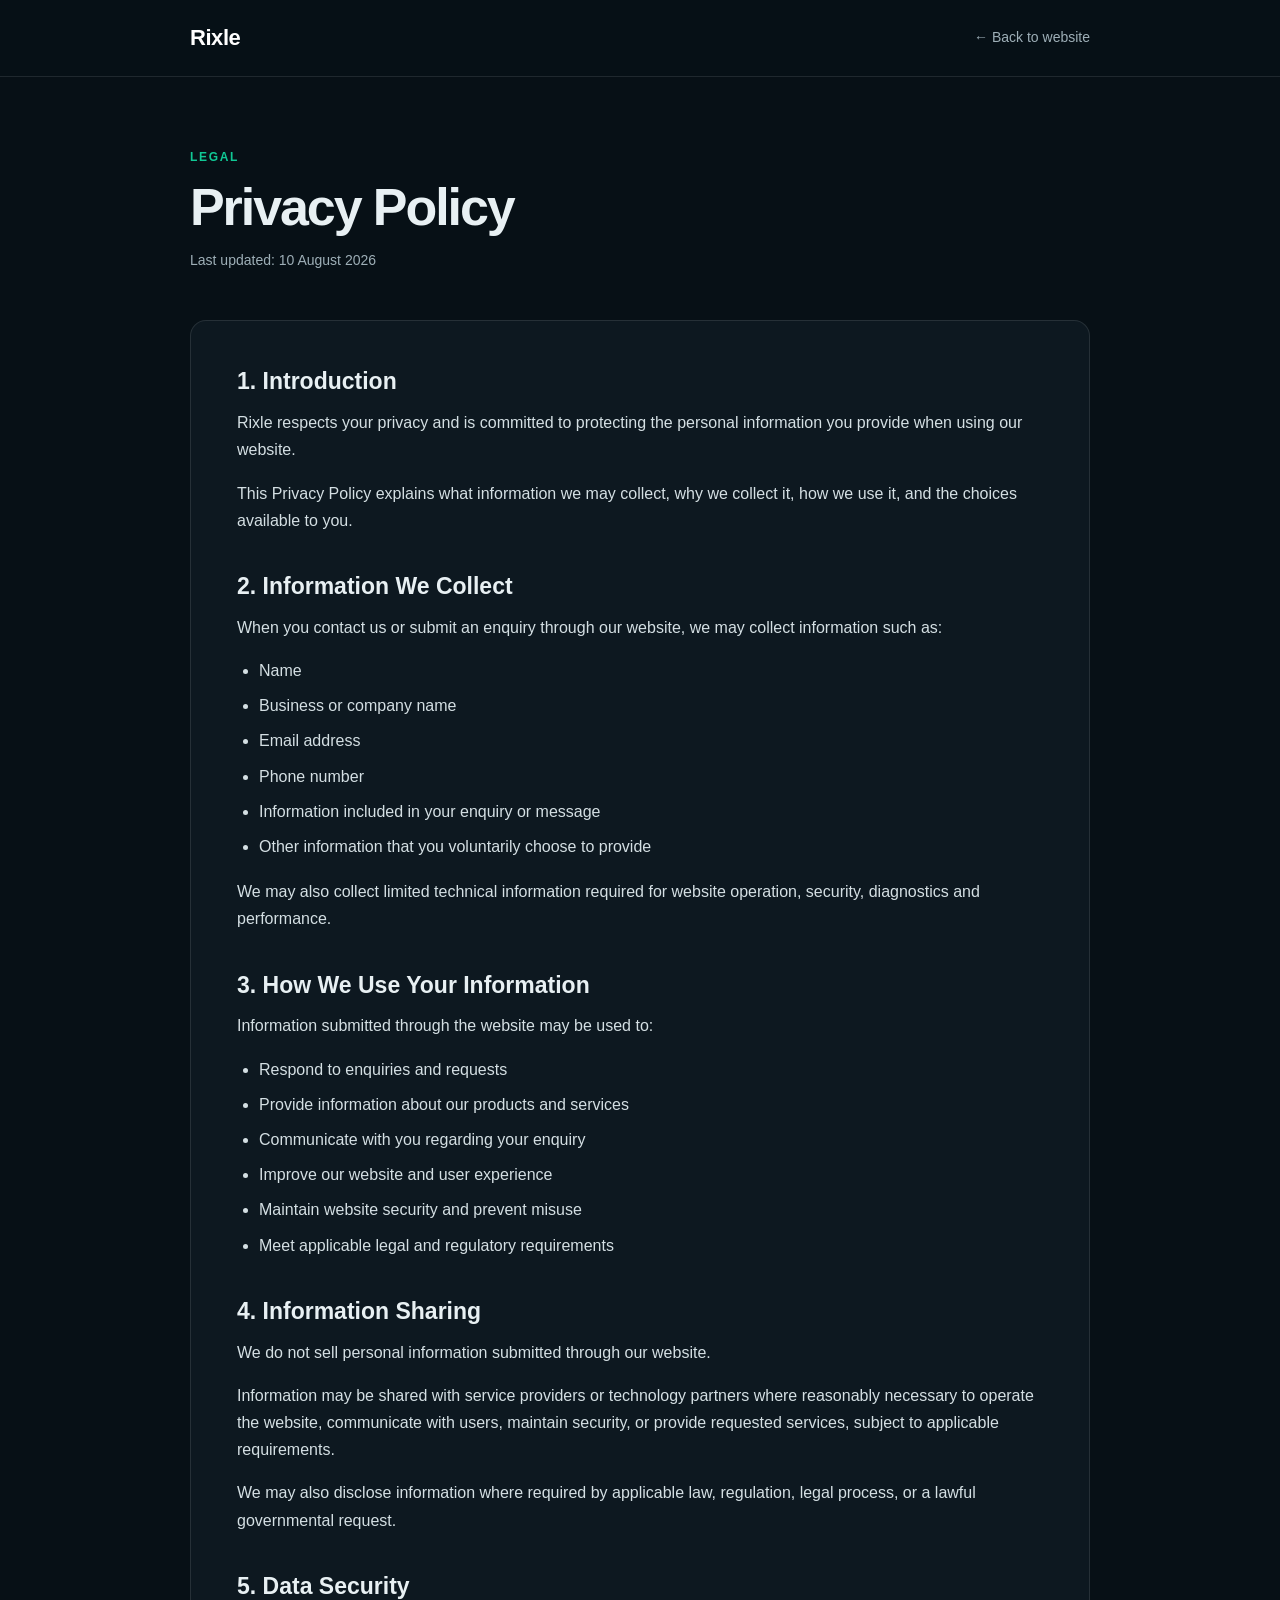
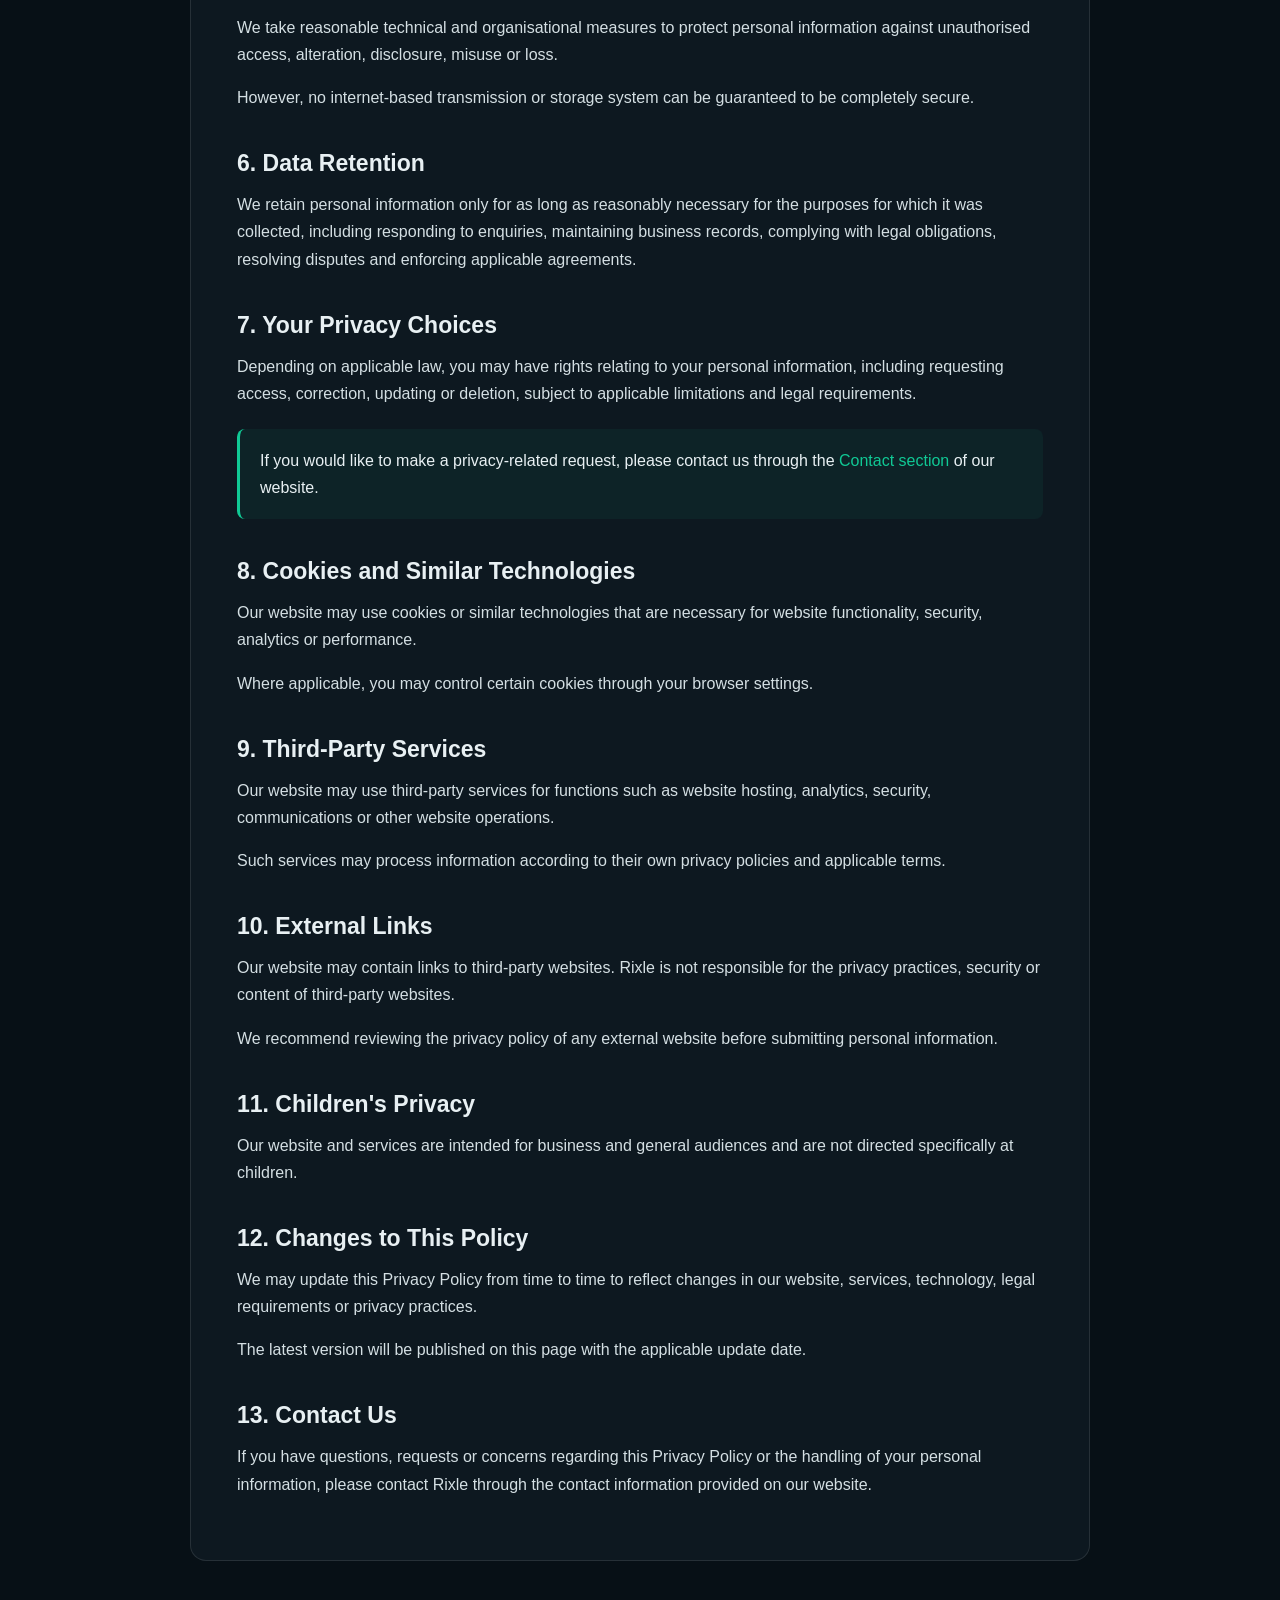
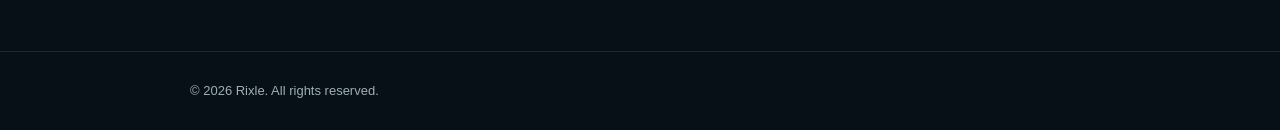
<file: privacy-policy.html>
<!DOCTYPE html>
<html lang="en">
<head>
    <meta charset="UTF-8">
    <meta name="viewport" content="width=device-width, initial-scale=1.0">

    <title>Privacy Policy | Rixle</title>

    <meta name="description"
        content="Privacy Policy for Rixle. Learn how we collect, use, protect and manage personal information submitted through our website.">

    <meta name="robots" content="index, follow">
    <link rel="canonical" href="https://rixle.co.in/privacy-policy.html">

    <link rel="icon" type="image/png" href="assets/logo.png">

    <style>
        :root {
            --bg: #071016;
            --card: #0d1820;
            --text: #e8f0f3;
            --muted: #9eafb7;
            --accent: #10c995;
            --border: rgba(255,255,255,0.10);
        }

        * {
            box-sizing: border-box;
        }

        html {
            scroll-behavior: smooth;
        }

        body {
            margin: 0;
            background: var(--bg);
            color: var(--text);
            font-family:
                Inter,
                -apple-system,
                BlinkMacSystemFont,
                "Segoe UI",
                Roboto,
                Arial,
                sans-serif;
            line-height: 1.7;
        }

        a {
            color: var(--accent);
            text-decoration: none;
        }

        a:hover {
            text-decoration: underline;
        }

        .container {
            width: min(900px, calc(100% - 40px));
            margin: 0 auto;
        }

        header {
            border-bottom: 1px solid var(--border);
            background: rgba(7,16,22,0.96);
        }

        .header-inner {
            min-height: 76px;
            display: flex;
            align-items: center;
            justify-content: space-between;
            gap: 20px;
        }

        .brand {
            font-size: 22px;
            font-weight: 700;
            letter-spacing: -0.02em;
            color: #fff;
        }

        .back-link {
            font-size: 14px;
            color: var(--muted);
        }

        main {
            padding: 70px 0 90px;
        }

        .eyebrow {
            color: var(--accent);
            font-size: 12px;
            font-weight: 700;
            letter-spacing: 0.14em;
            text-transform: uppercase;
            margin-bottom: 12px;
        }

        h1 {
            margin: 0 0 12px;
            font-size: clamp(34px, 5vw, 52px);
            line-height: 1.1;
            letter-spacing: -0.04em;
        }

        .updated {
            color: var(--muted);
            font-size: 14px;
            margin-bottom: 48px;
        }

        .policy {
            background: var(--card);
            border: 1px solid var(--border);
            border-radius: 16px;
            padding: clamp(24px, 5vw, 46px);
        }

        h2 {
            margin: 38px 0 12px;
            font-size: 23px;
            line-height: 1.3;
        }

        h2:first-child {
            margin-top: 0;
        }

        p {
            margin: 0 0 16px;
            color: #d4dfe3;
        }

        ul {
            margin: 0 0 18px;
            padding-left: 22px;
            color: #d4dfe3;
        }

        li {
            margin-bottom: 8px;
        }

        .notice {
            padding: 18px 20px;
            margin: 22px 0;
            border-left: 3px solid var(--accent);
            background: rgba(16,201,149,0.06);
            border-radius: 8px;
        }

        footer {
            border-top: 1px solid var(--border);
            padding: 28px 0;
            color: var(--muted);
            font-size: 13px;
        }

        @media (max-width: 600px) {
            .container {
                width: min(100% - 28px, 900px);
            }

            main {
                padding: 45px 0 60px;
            }

            .header-inner {
                min-height: 64px;
            }

            .policy {
                border-radius: 12px;
                padding: 22px;
            }

            h2 {
                font-size: 20px;
            }
        }
    </style>
</head>

<body>

<header>
    <div class="container header-inner">
        <a class="brand" href="/">Rixle</a>
        <a class="back-link" href="/">← Back to website</a>
    </div>
</header>

<main>
    <div class="container">

        <div class="eyebrow">Legal</div>

        <h1>Privacy Policy</h1>

        <div class="updated">
            Last updated: 10 August 2026
        </div>

        <article class="policy">

            <h2>1. Introduction</h2>

            <p>
                Rixle respects your privacy and is committed to protecting the
                personal information you provide when using our website.
            </p>

            <p>
                This Privacy Policy explains what information we may collect,
                why we collect it, how we use it, and the choices available to you.
            </p>

            <h2>2. Information We Collect</h2>

            <p>
                When you contact us or submit an enquiry through our website,
                we may collect information such as:
            </p>

            <ul>
                <li>Name</li>
                <li>Business or company name</li>
                <li>Email address</li>
                <li>Phone number</li>
                <li>Information included in your enquiry or message</li>
                <li>Other information that you voluntarily choose to provide</li>
            </ul>

            <p>
                We may also collect limited technical information required for
                website operation, security, diagnostics and performance.
            </p>

            <h2>3. How We Use Your Information</h2>

            <p>
                Information submitted through the website may be used to:
            </p>

            <ul>
                <li>Respond to enquiries and requests</li>
                <li>Provide information about our products and services</li>
                <li>Communicate with you regarding your enquiry</li>
                <li>Improve our website and user experience</li>
                <li>Maintain website security and prevent misuse</li>
                <li>Meet applicable legal and regulatory requirements</li>
            </ul>

            <h2>4. Information Sharing</h2>

            <p>
                We do not sell personal information submitted through our website.
            </p>

            <p>
                Information may be shared with service providers or technology
                partners where reasonably necessary to operate the website,
                communicate with users, maintain security, or provide requested
                services, subject to applicable requirements.
            </p>

            <p>
                We may also disclose information where required by applicable
                law, regulation, legal process, or a lawful governmental request.
            </p>

            <h2>5. Data Security</h2>

            <p>
                We take reasonable technical and organisational measures to
                protect personal information against unauthorised access,
                alteration, disclosure, misuse or loss.
            </p>

            <p>
                However, no internet-based transmission or storage system can
                be guaranteed to be completely secure.
            </p>

            <h2>6. Data Retention</h2>

            <p>
                We retain personal information only for as long as reasonably
                necessary for the purposes for which it was collected, including
                responding to enquiries, maintaining business records, complying
                with legal obligations, resolving disputes and enforcing
                applicable agreements.
            </p>

            <h2>7. Your Privacy Choices</h2>

            <p>
                Depending on applicable law, you may have rights relating to
                your personal information, including requesting access,
                correction, updating or deletion, subject to applicable
                limitations and legal requirements.
            </p>

            <div class="notice">
                If you would like to make a privacy-related request, please
                contact us through the
                <a href="/#contact">Contact section</a>
                of our website.
            </div>

            <h2>8. Cookies and Similar Technologies</h2>

            <p>
                Our website may use cookies or similar technologies that are
                necessary for website functionality, security, analytics or
                performance.
            </p>

            <p>
                Where applicable, you may control certain cookies through your
                browser settings.
            </p>

            <h2>9. Third-Party Services</h2>

            <p>
                Our website may use third-party services for functions such as
                website hosting, analytics, security, communications or other
                website operations.
            </p>

            <p>
                Such services may process information according to their own
                privacy policies and applicable terms.
            </p>

            <h2>10. External Links</h2>

            <p>
                Our website may contain links to third-party websites.
                Rixle is not responsible for the privacy practices, security
                or content of third-party websites.
            </p>

            <p>
                We recommend reviewing the privacy policy of any external
                website before submitting personal information.
            </p>

            <h2>11. Children's Privacy</h2>

            <p>
                Our website and services are intended for business and general
                audiences and are not directed specifically at children.
            </p>

            <h2>12. Changes to This Policy</h2>

            <p>
                We may update this Privacy Policy from time to time to reflect
                changes in our website, services, technology, legal requirements
                or privacy practices.
            </p>

            <p>
                The latest version will be published on this page with the
                applicable update date.
            </p>

            <h2>13. Contact Us</h2>

            <p>
                If you have questions, requests or concerns regarding this
                Privacy Policy or the handling of your personal information,
                please contact Rixle through the contact information provided
                on our website.
            </p>

        </article>

    </div>
</main>

<footer>
    <div class="container">
        © 2026 Rixle. All rights reserved.
    </div>
</footer>

</body>
</html>
</file>
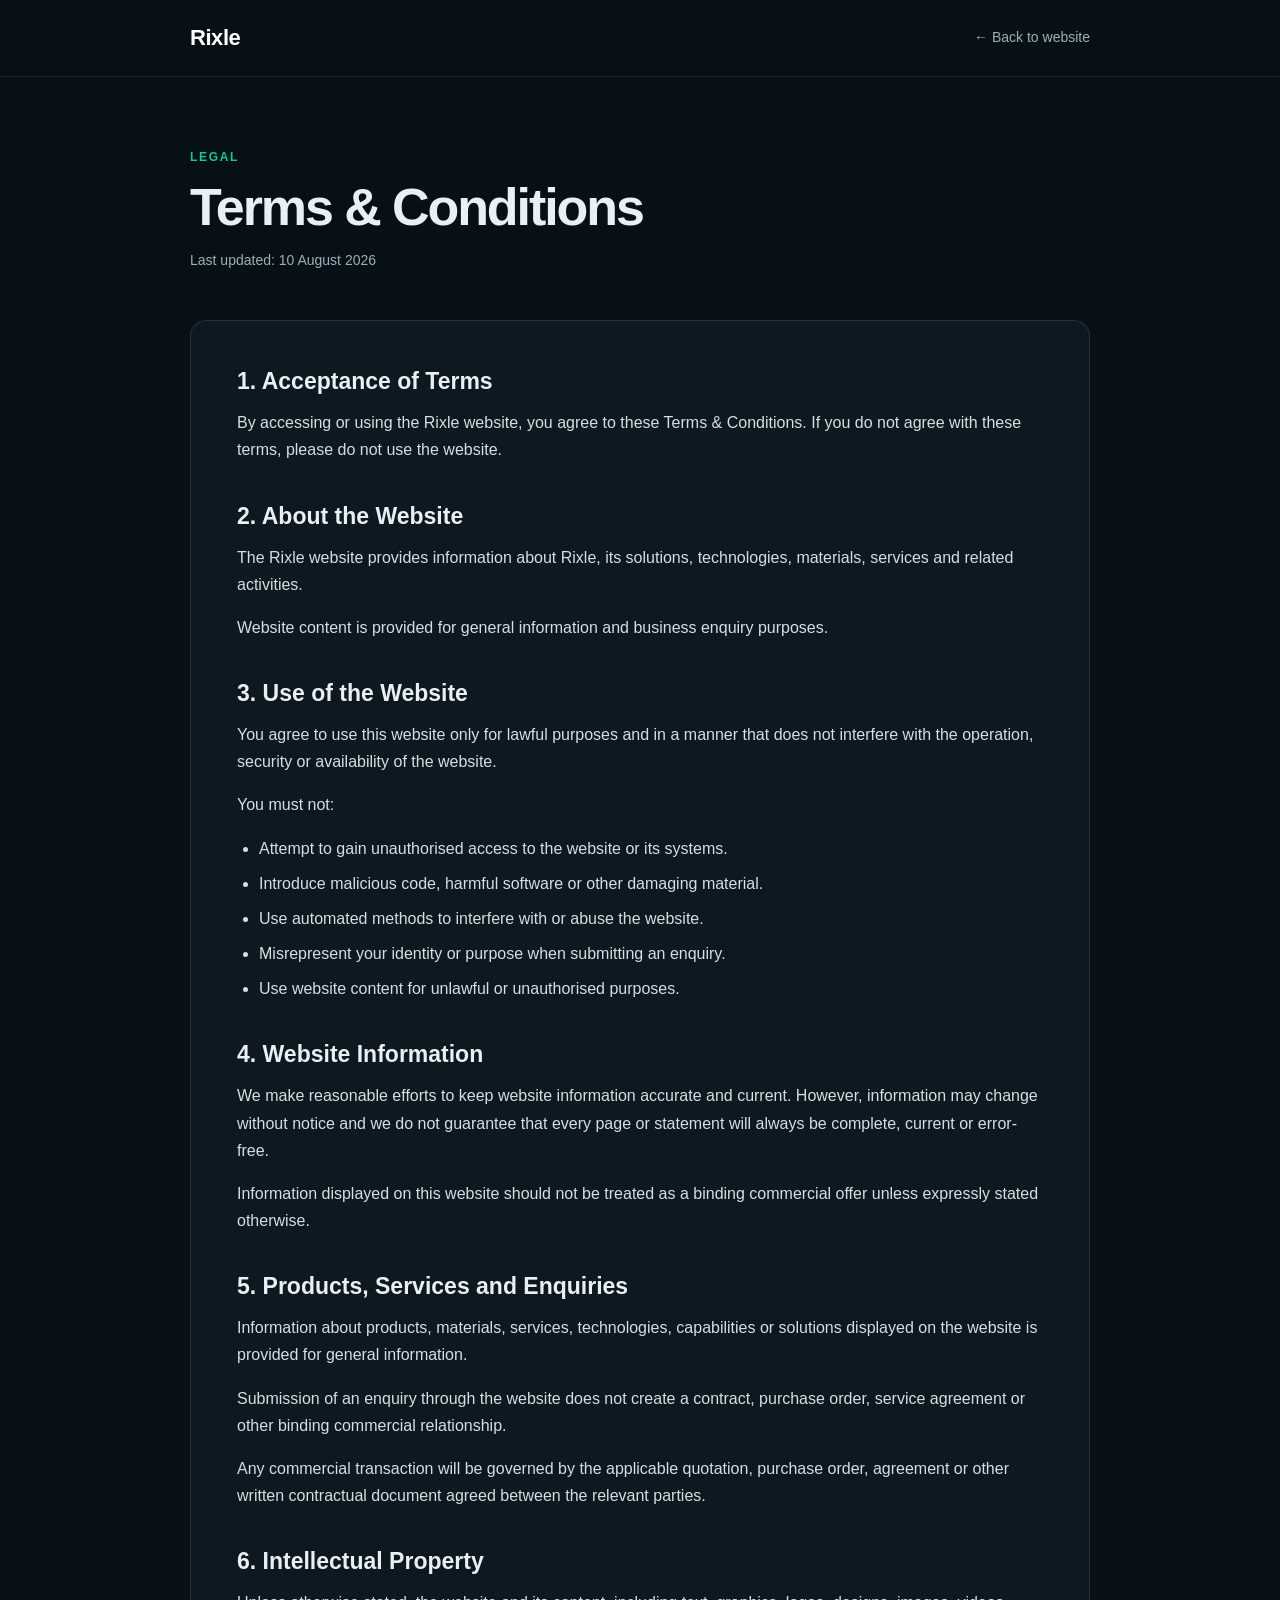
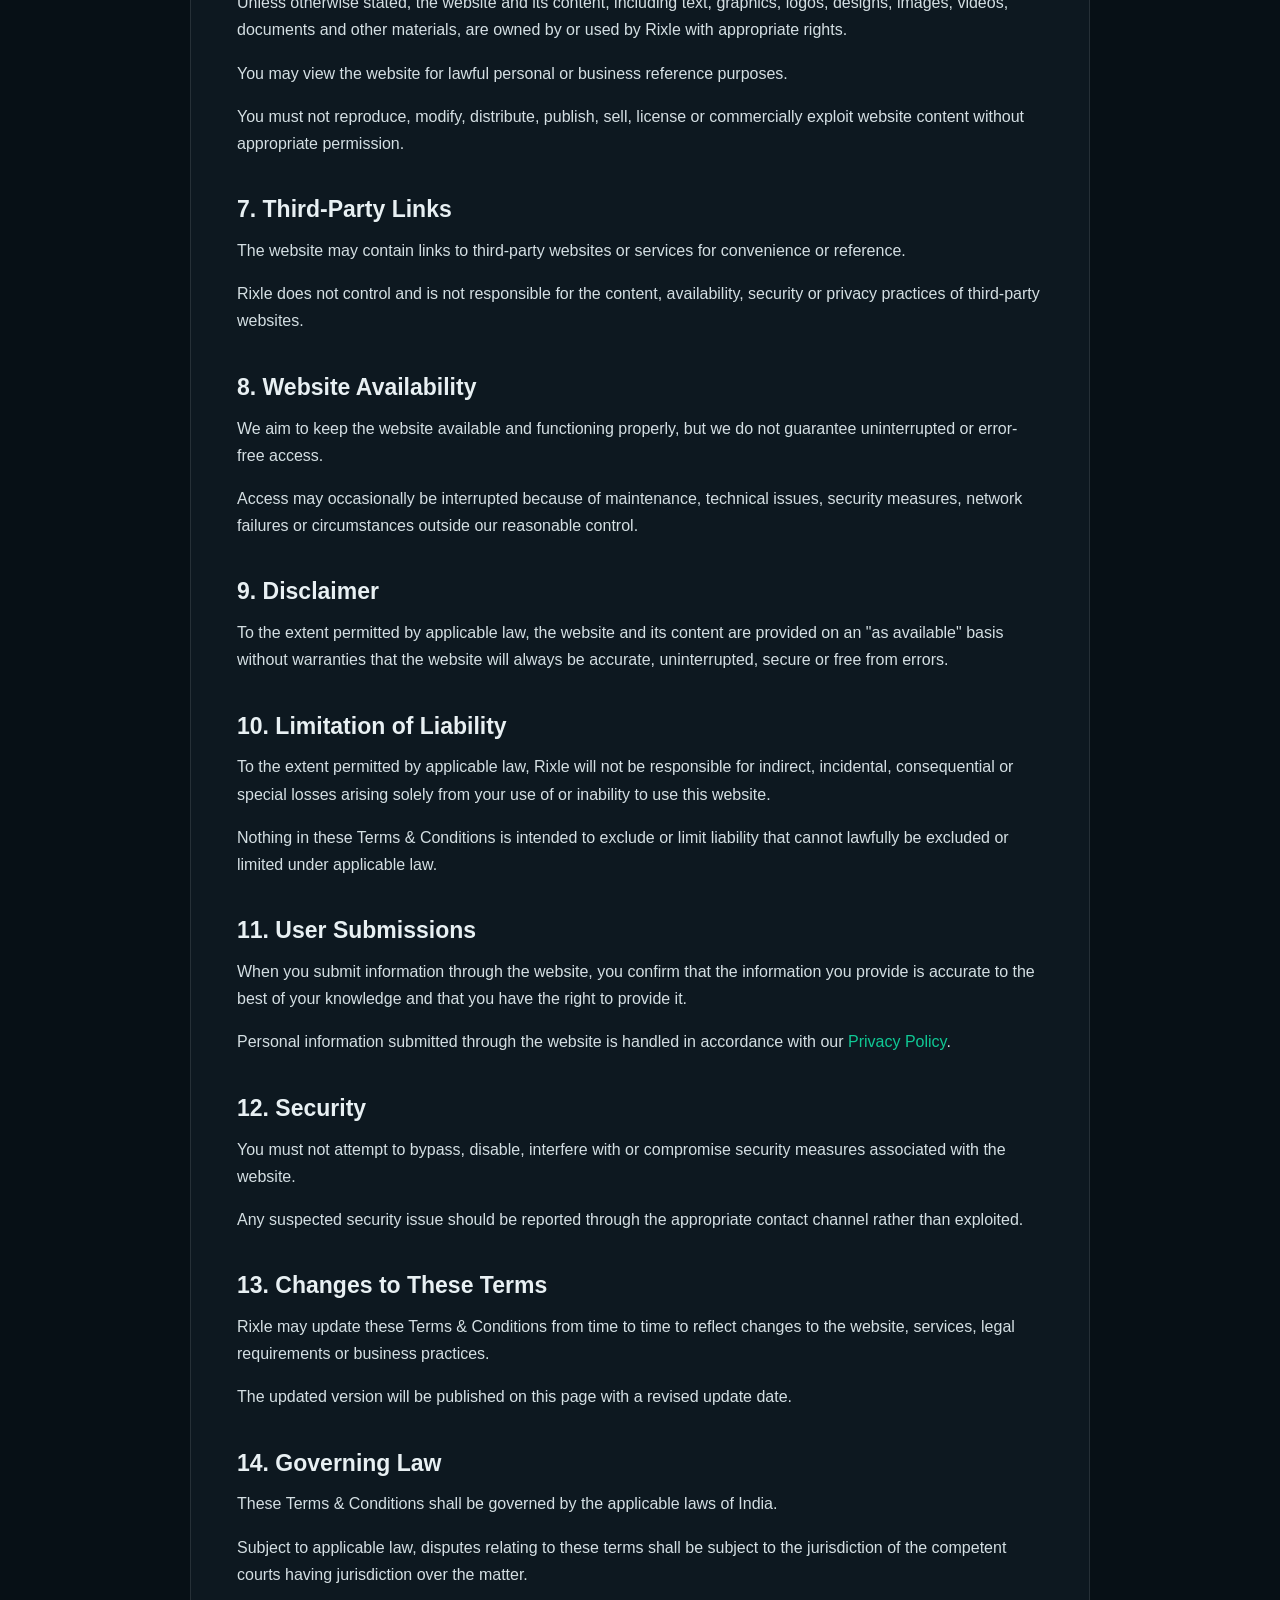
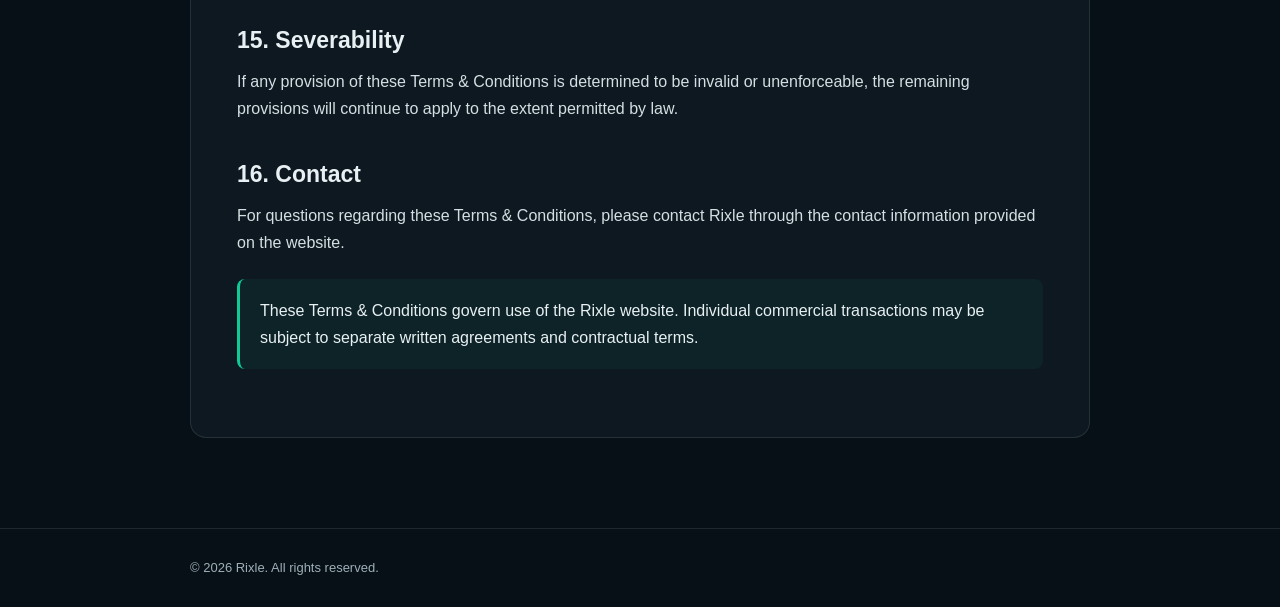
<file: terms.html>
<!DOCTYPE html>
<html lang="en">
<head>
    <meta charset="UTF-8">
    <meta name="viewport" content="width=device-width, initial-scale=1.0">

    <title>Terms & Conditions | Rixle</title>

    <meta name="description"
        content="Terms and Conditions governing use of the Rixle website.">

    <meta name="robots" content="index, follow">

    <link rel="canonical" href="https://rixle.co.in/terms.html">
    <link rel="icon" type="image/png" href="assets/logo.png">

    <style>
        :root {
            --bg: #071016;
            --card: #0d1820;
            --text: #e8f0f3;
            --muted: #9eafb7;
            --accent: #10c995;
            --border: rgba(255,255,255,0.10);
        }

        * {
            box-sizing: border-box;
        }

        html {
            scroll-behavior: smooth;
        }

        body {
            margin: 0;
            background: var(--bg);
            color: var(--text);
            font-family:
                Inter,
                -apple-system,
                BlinkMacSystemFont,
                "Segoe UI",
                Roboto,
                Arial,
                sans-serif;
            line-height: 1.7;
        }

        a {
            color: var(--accent);
            text-decoration: none;
        }

        a:hover {
            text-decoration: underline;
        }

        .container {
            width: min(900px, calc(100% - 40px));
            margin: 0 auto;
        }

        header {
            border-bottom: 1px solid var(--border);
            background: rgba(7,16,22,0.96);
        }

        .header-inner {
            min-height: 76px;
            display: flex;
            align-items: center;
            justify-content: space-between;
            gap: 20px;
        }

        .brand {
            font-size: 22px;
            font-weight: 700;
            letter-spacing: -0.02em;
            color: #fff;
        }

        .back-link {
            font-size: 14px;
            color: var(--muted);
        }

        main {
            padding: 70px 0 90px;
        }

        .eyebrow {
            color: var(--accent);
            font-size: 12px;
            font-weight: 700;
            letter-spacing: 0.14em;
            text-transform: uppercase;
            margin-bottom: 12px;
        }

        h1 {
            margin: 0 0 12px;
            font-size: clamp(34px, 5vw, 52px);
            line-height: 1.1;
            letter-spacing: -0.04em;
        }

        .updated {
            color: var(--muted);
            font-size: 14px;
            margin-bottom: 48px;
        }

        .terms {
            background: var(--card);
            border: 1px solid var(--border);
            border-radius: 16px;
            padding: clamp(24px, 5vw, 46px);
        }

        h2 {
            margin: 38px 0 12px;
            font-size: 23px;
            line-height: 1.3;
        }

        h2:first-child {
            margin-top: 0;
        }

        p {
            margin: 0 0 16px;
            color: #d4dfe3;
        }

        ul {
            margin: 0 0 18px;
            padding-left: 22px;
            color: #d4dfe3;
        }

        li {
            margin-bottom: 8px;
        }

        .notice {
            padding: 18px 20px;
            margin: 22px 0;
            border-left: 3px solid var(--accent);
            background: rgba(16,201,149,0.06);
            border-radius: 8px;
        }

        footer {
            border-top: 1px solid var(--border);
            padding: 28px 0;
            color: var(--muted);
            font-size: 13px;
        }

        @media (max-width: 600px) {
            .container {
                width: min(100% - 28px, 900px);
            }

            main {
                padding: 45px 0 60px;
            }

            .header-inner {
                min-height: 64px;
            }

            .terms {
                border-radius: 12px;
                padding: 22px;
            }

            h2 {
                font-size: 20px;
            }
        }
    </style>
</head>

<body>

<header>
    <div class="container header-inner">
        <a class="brand" href="/">Rixle</a>
        <a class="back-link" href="/">← Back to website</a>
    </div>
</header>

<main>
    <div class="container">

        <div class="eyebrow">Legal</div>

        <h1>Terms &amp; Conditions</h1>

        <div class="updated">
            Last updated: 10 August 2026
        </div>

        <article class="terms">

            <h2>1. Acceptance of Terms</h2>

            <p>
                By accessing or using the Rixle website, you agree to these
                Terms &amp; Conditions. If you do not agree with these terms,
                please do not use the website.
            </p>

            <h2>2. About the Website</h2>

            <p>
                The Rixle website provides information about Rixle, its
                solutions, technologies, materials, services and related
                activities.
            </p>

            <p>
                Website content is provided for general information and
                business enquiry purposes.
            </p>

            <h2>3. Use of the Website</h2>

            <p>
                You agree to use this website only for lawful purposes and in
                a manner that does not interfere with the operation, security
                or availability of the website.
            </p>

            <p>You must not:</p>

            <ul>
                <li>
                    Attempt to gain unauthorised access to the website or its
                    systems.
                </li>
                <li>
                    Introduce malicious code, harmful software or other
                    damaging material.
                </li>
                <li>
                    Use automated methods to interfere with or abuse the
                    website.
                </li>
                <li>
                    Misrepresent your identity or purpose when submitting an
                    enquiry.
                </li>
                <li>
                    Use website content for unlawful or unauthorised purposes.
                </li>
            </ul>

            <h2>4. Website Information</h2>

            <p>
                We make reasonable efforts to keep website information
                accurate and current. However, information may change without
                notice and we do not guarantee that every page or statement
                will always be complete, current or error-free.
            </p>

            <p>
                Information displayed on this website should not be treated as
                a binding commercial offer unless expressly stated otherwise.
            </p>

            <h2>5. Products, Services and Enquiries</h2>

            <p>
                Information about products, materials, services, technologies,
                capabilities or solutions displayed on the website is
                provided for general information.
            </p>

            <p>
                Submission of an enquiry through the website does not create
                a contract, purchase order, service agreement or other binding
                commercial relationship.
            </p>

            <p>
                Any commercial transaction will be governed by the applicable
                quotation, purchase order, agreement or other written
                contractual document agreed between the relevant parties.
            </p>

            <h2>6. Intellectual Property</h2>

            <p>
                Unless otherwise stated, the website and its content,
                including text, graphics, logos, designs, images, videos,
                documents and other materials, are owned by or used by Rixle
                with appropriate rights.
            </p>

            <p>
                You may view the website for lawful personal or business
                reference purposes.
            </p>

            <p>
                You must not reproduce, modify, distribute, publish, sell,
                license or commercially exploit website content without
                appropriate permission.
            </p>

            <h2>7. Third-Party Links</h2>

            <p>
                The website may contain links to third-party websites or
                services for convenience or reference.
            </p>

            <p>
                Rixle does not control and is not responsible for the content,
                availability, security or privacy practices of third-party
                websites.
            </p>

            <h2>8. Website Availability</h2>

            <p>
                We aim to keep the website available and functioning properly,
                but we do not guarantee uninterrupted or error-free access.
            </p>

            <p>
                Access may occasionally be interrupted because of maintenance,
                technical issues, security measures, network failures or
                circumstances outside our reasonable control.
            </p>

            <h2>9. Disclaimer</h2>

            <p>
                To the extent permitted by applicable law, the website and its
                content are provided on an "as available" basis without
                warranties that the website will always be accurate,
                uninterrupted, secure or free from errors.
            </p>

            <h2>10. Limitation of Liability</h2>

            <p>
                To the extent permitted by applicable law, Rixle will not be
                responsible for indirect, incidental, consequential or special
                losses arising solely from your use of or inability to use
                this website.
            </p>

            <p>
                Nothing in these Terms &amp; Conditions is intended to exclude
                or limit liability that cannot lawfully be excluded or limited
                under applicable law.
            </p>

            <h2>11. User Submissions</h2>

            <p>
                When you submit information through the website, you confirm
                that the information you provide is accurate to the best of
                your knowledge and that you have the right to provide it.
            </p>

            <p>
                Personal information submitted through the website is handled
                in accordance with our
                <a href="/privacy-policy.html">Privacy Policy</a>.
            </p>

            <h2>12. Security</h2>

            <p>
                You must not attempt to bypass, disable, interfere with or
                compromise security measures associated with the website.
            </p>

            <p>
                Any suspected security issue should be reported through the
                appropriate contact channel rather than exploited.
            </p>

            <h2>13. Changes to These Terms</h2>

            <p>
                Rixle may update these Terms &amp; Conditions from time to time
                to reflect changes to the website, services, legal requirements
                or business practices.
            </p>

            <p>
                The updated version will be published on this page with a
                revised update date.
            </p>

            <h2>14. Governing Law</h2>

            <p>
                These Terms &amp; Conditions shall be governed by the
                applicable laws of India.
            </p>

            <p>
                Subject to applicable law, disputes relating to these terms
                shall be subject to the jurisdiction of the competent courts
                having jurisdiction over the matter.
            </p>

            <h2>15. Severability</h2>

            <p>
                If any provision of these Terms &amp; Conditions is determined
                to be invalid or unenforceable, the remaining provisions will
                continue to apply to the extent permitted by law.
            </p>

            <h2>16. Contact</h2>

            <p>
                For questions regarding these Terms &amp; Conditions, please
                contact Rixle through the contact information provided on the
                website.
            </p>

            <div class="notice">
                These Terms &amp; Conditions govern use of the Rixle website.
                Individual commercial transactions may be subject to separate
                written agreements and contractual terms.
            </div>

        </article>

    </div>
</main>

<footer>
    <div class="container">
        © 2026 Rixle. All rights reserved.
    </div>
</footer>

</body>
</html>
</file>
